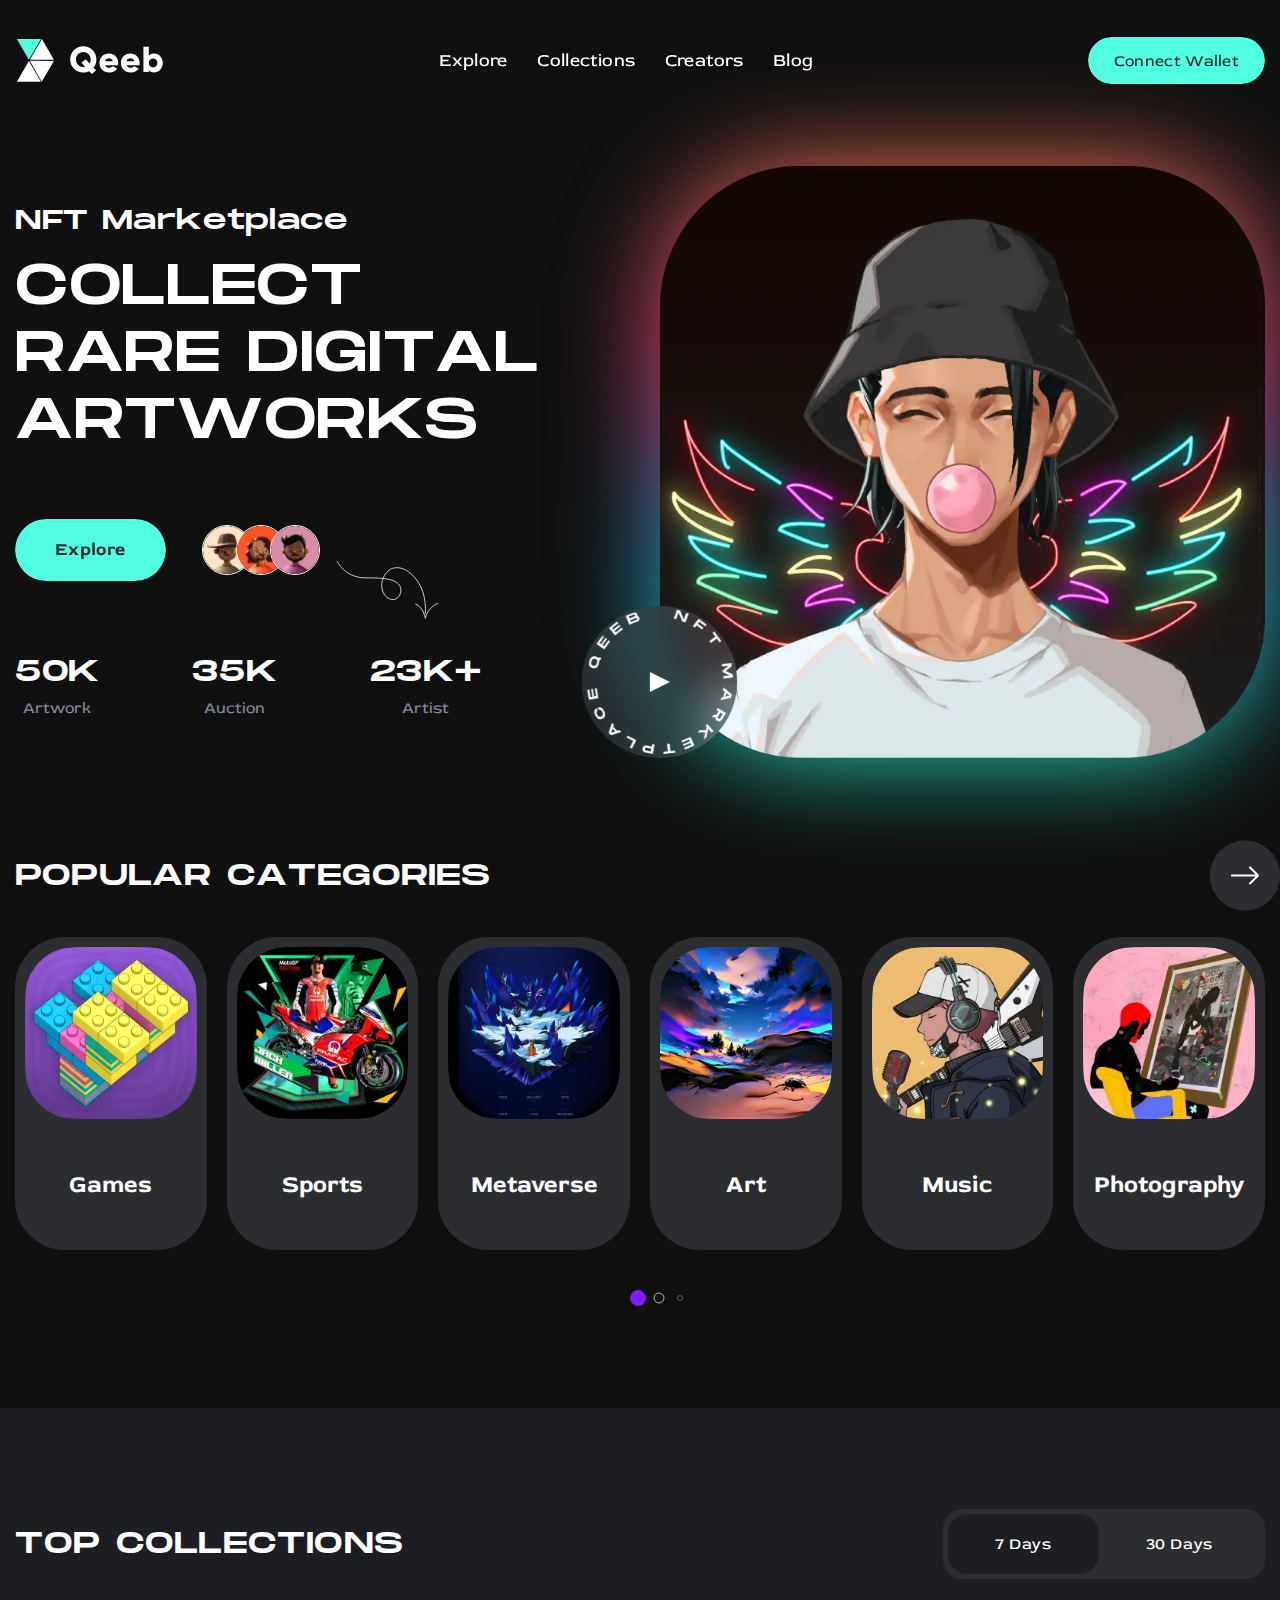
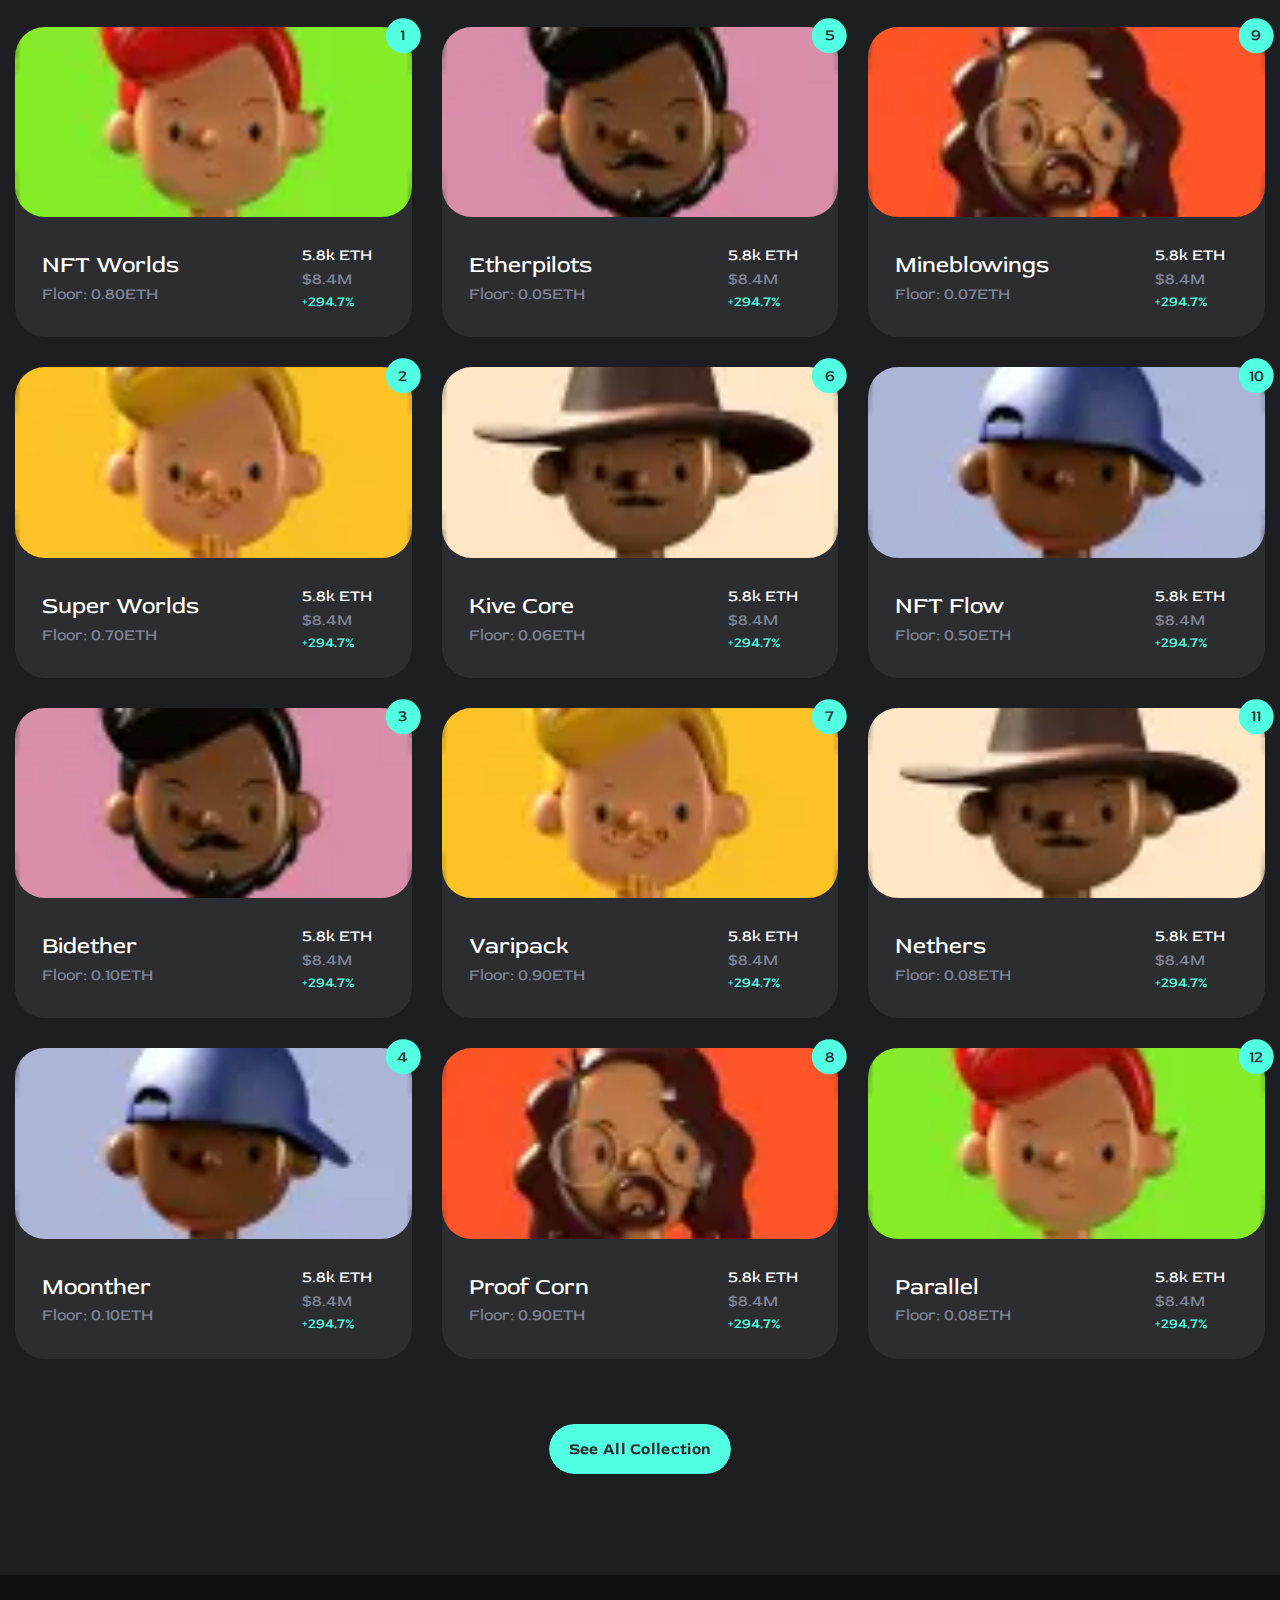
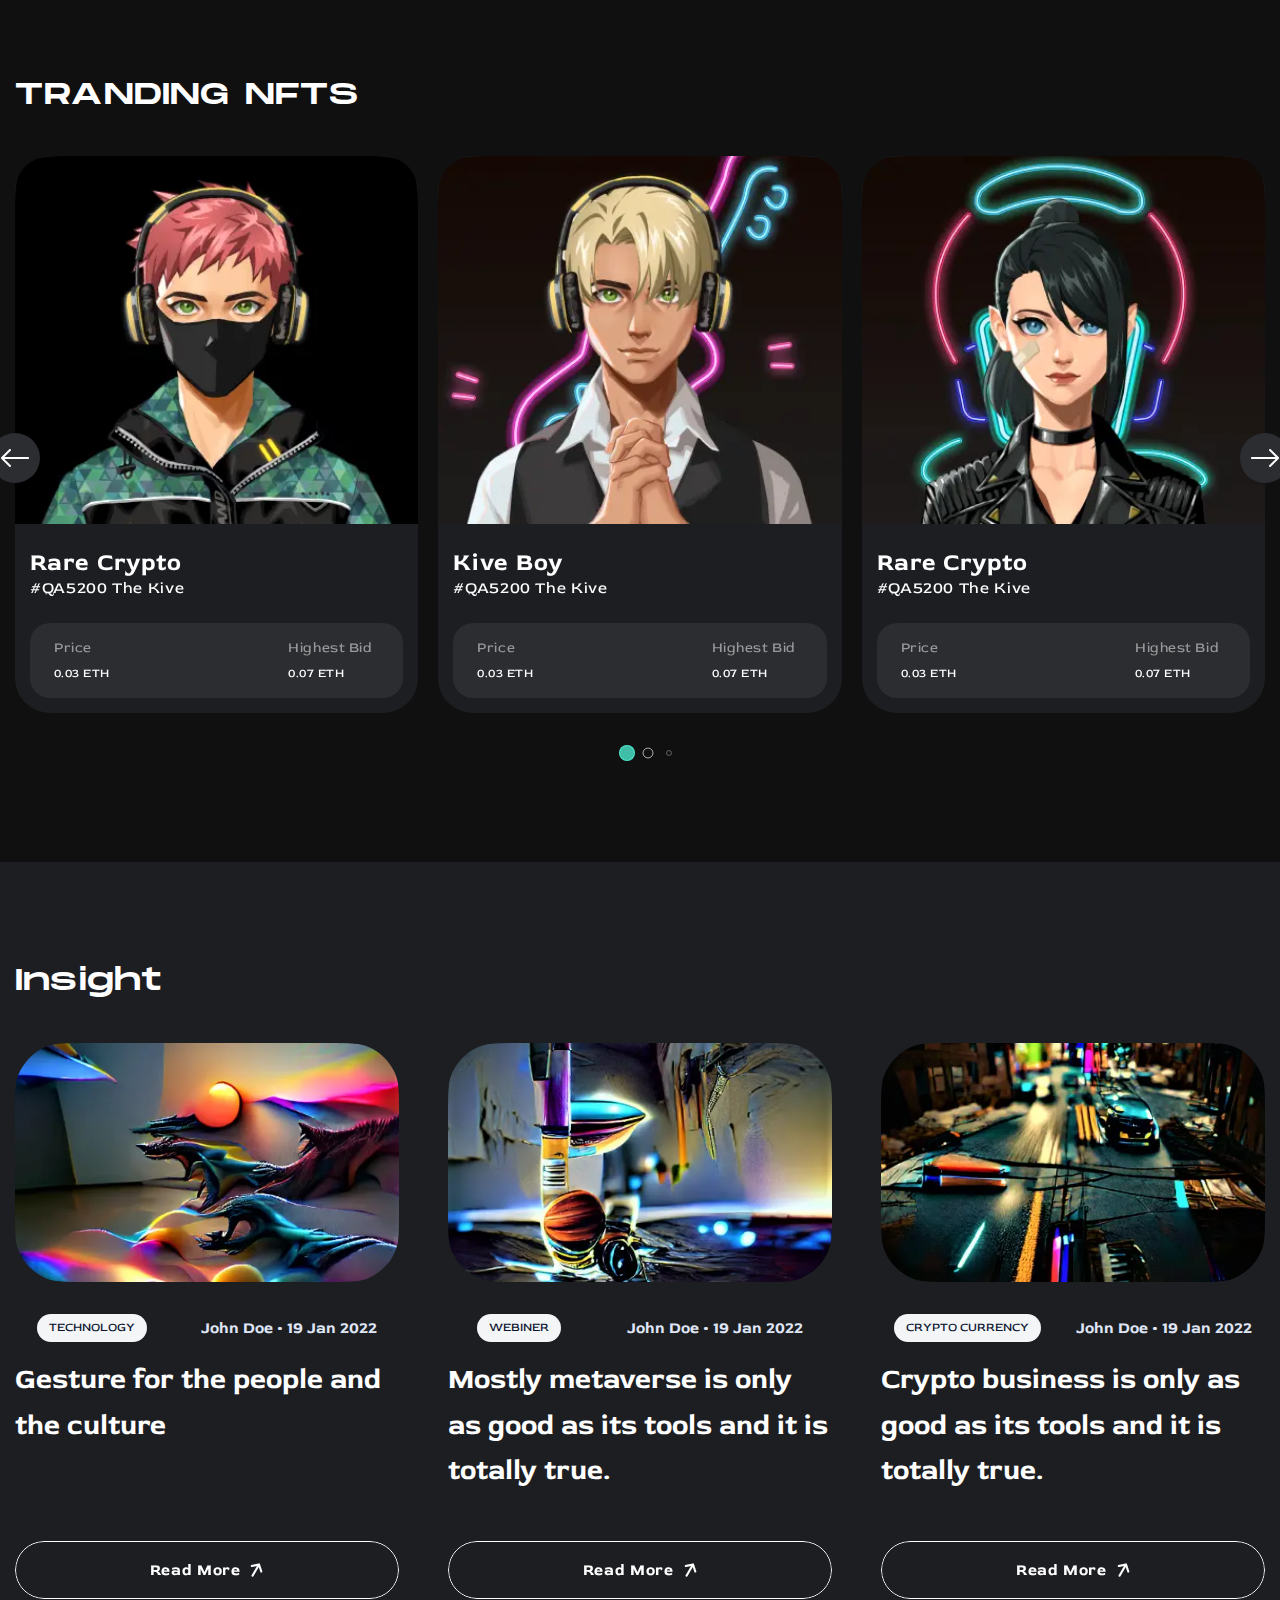
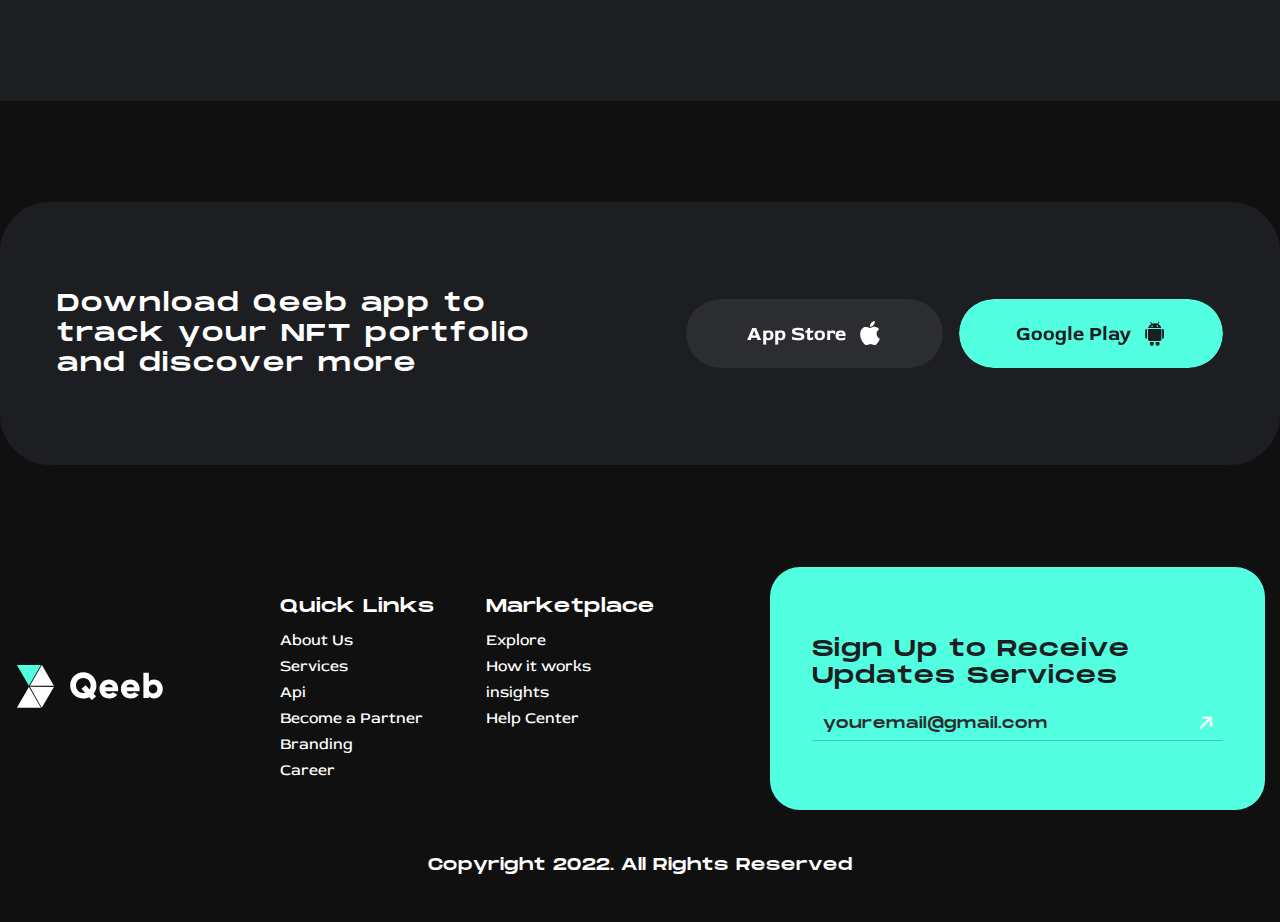
<file: index.html>
<!DOCTYPE html>
<html lang="en">

<head>
	<title>NFT Marketplace</title>
	<meta charset="UTF-8">
	<meta name="format-detection" content="telephone=no">
	<!-- <style>body{opacity: 0;}</style> -->
	<link rel="stylesheet" href="css/style.min.css?_v=20230126203708">
	<link rel="shortcut icon" href="favicon.ico">
	<!-- <meta name="robots" content="noindex, nofollow"> -->
	<meta name="viewport" content="width=device-width, initial-scale=1.0">
</head>

<body>
	<div class="wrapper">
		<header class="header">
			<div class="header__container">
				<a href="#somewhere" class="header__logo"><img src="img/main/logo.svg" alt="logo || header"></a>
				<div class="header__menu menu">
					<nav class="menu__body">
						<ul class="menu__list">
							<li class="menu__item"><a data-goto=".category" data-goto-header data-goto-top="30" href="#somewhere" class="menu__link">Explore</a></li>
							<li class="menu__item"><a data-goto=".collectioners" data-goto-header href="#somewhere" class="menu__link">Collections</a>
							</li>
							<li class="menu__item"><a data-goto=".tranding" data-goto-header href="#somewhere" class="menu__link">Creators</a></li>
							<li class="menu__item"><a data-goto=".blog" data-goto-header href="#somewhere" class="menu__link">Blog</a></li>
						</ul>
					</nav>
				</div>
				<div class="header__action">
					<button type="button" data-ripple="once" class="header__btn">Connect Wallet</button>
					<button type="button" class="menu__icon icon-menu"><span></span></button>
				</div>
			</div>
		</header>
		<main class="page">
			<section class="page__main hero-main">
				<div class="hero-main__container">
					<div class="hero-main__content">
						<div class="hero-main__text">
							<div class="hero-main__label">NFT Marketplace</div>
							<h1 class="hero-main__title">Collect
								rare digital
								artworks</h1>
						</div>
						<div data-da=".hero-main__container, 992, last" class="hero-main__down-content">
							<div class="hero-main__actions">
								<a href="#somewhere" data-ripple="once" data-da=".hero-main__text, 992, last" class="hero-main__btn">Explore</a>
								<div class="hero-main__artist">
									<div class="hero-main__item-artist"><picture><source srcset="img/hero-main/collectioner/01.webp" type="image/webp"><img src="img/hero-main/collectioner/01.png" alt="Collectioner"></picture></div>
									<div class="hero-main__item-artist"><picture><source srcset="img/hero-main/collectioner/02.webp" type="image/webp"><img src="img/hero-main/collectioner/02.png" alt="Collectioner"></picture></div>
									<div class="hero-main__item-artist"><picture><source srcset="img/hero-main/collectioner/03.webp" type="image/webp"><img src="img/hero-main/collectioner/03.png" alt="Collectioner"></picture></div>
								</div>
							</div>
							<div data-watch data-watch-once class="hero-main__achievement achievement">
								<div class="achievement__item"><span data-digits-counter>50</span> Artwork</div>
								<div class="achievement__item"><span data-digits-counter>35</span> Auction</div>
								<div class="achievement__item"><span class="achievement__item--plus" data-digits-counter>23</span> Artist</div>
							</div>
						</div>
					</div>
					<div class="hero-main__img--ibg">
						<picture><source srcset="img/hero-main/bubble-man.webp" type="image/webp"><img src="img/hero-main/bubble-man.png" alt="Main img || Hero Section"></picture>
						<a href="#somewhere" class="hero-main__circle-text"></a>
					</div>
				</div>
			</section>
			<section class="page__main category">
				<div class="category__container">
					<h2 class="category__title">Popular Categories</h2>
					<div class="category__slider swiper">
						<div class="category__wrapper swiper-wrapper">
							<a href="#somewhere" class="category__slide swiper-slide">
								<div class="category__body">
									<div class="category__img"><picture><source srcset="img/category/01.webp" type="image/webp"><img src="img/category/01.png" alt="Category"></picture></div>
									<h2 class="category__item">Games</h2>
								</div>
							</a>
							<a href="#somewhere" class="category__slide swiper-slide">
								<div class="category__body">
									<div class="category__img"><picture><source srcset="img/category/02.webp" type="image/webp"><img src="img/category/02.png" alt="Category"></picture></div>
									<h2 class="category__item">Sports</h2>
								</div>
							</a>
							<a href="#somewhere" class="category__slide swiper-slide">
								<div class="category__body">
									<div class="category__img"><picture><source srcset="img/category/03.webp" type="image/webp"><img src="img/category/03.png" alt="Category"></picture></div>
									<h2 class="category__item">Metaverse</h2>
								</div>
							</a>
							<a href="#somewhere" class="category__slide swiper-slide">
								<div class="category__body">
									<div class="category__img"><picture><source srcset="img/category/04.webp" type="image/webp"><img src="img/category/04.png" alt="Category"></picture></div>
									<h2 class="category__item">Art</h2>
								</div>
							</a>
							<a href="#somewhere" class="category__slide swiper-slide">
								<div class="category__body">
									<div class="category__img"><picture><source srcset="img/category/05.webp" type="image/webp"><img src="img/category/05.png" alt="Category"></picture></div>
									<h2 class="category__item">Music</h2>
								</div>
							</a>
							<a href="#somewhere" class="category__slide swiper-slide">
								<div class="category__body">
									<div class="category__img"><picture><source srcset="img/category/06.webp" type="image/webp"><img src="img/category/06.png" alt="Category"></picture></div>
									<h2 class="category__item">Photography</h2>
								</div>
							</a>
						</div>

					</div>
					<button type="button" class="category__btn-prev swiper-button-prev"></button>
					<button type="button" class="category__btn-next swiper-button-next"></button>
					<div class="category__pagination swiper-pagination"></div>
				</div>
			</section>
			<section class="page__main collectioners">
				<div class="collectioners__container">
					<div class="collectioners__header">
						<h2 class="collectioners__title">Top collections</h2>
						<div class="collectioners__action action-collectioners">
							<button data-filter=".category-a" class="action-collectioners__btn _active">7 Days</button>
							<button data-filter=".category-b" class="action-collectioners__btn">30 Days</button>
						</div>
					</div>
					<div class="collectioners__body">
						<article class="mix category-b collectioners__item item-collectioner">
							<a href="#somewhere" class="item-collectioner__wrapper">
								<div class="item-collectioner__wrap-img">
									<div class="item-collectioner__label">1</div>
									<div class="item-collectioner__img"><picture><source srcset="img/collectioners/01.webp" type="image/webp"><img src="img/collectioners/01.png" alt="Collectioner || Person"></picture>
									</div>
								</div>
								<div class="item-collectioner__body">
									<div class="item-collectioner__descr">
										<h3 class="item-collectioner__name">NFT Worlds</h3>
										<div class="item-collectioner__different">Floor: 0.80ETH</div>
									</div>
									<div class="item-collectioner__statistic statistic-item-collectioner">
										<div class="statistic-item-collectioner__ethereum">5.8k ETH</div>
										<div class="statistic-item-collectioner__money">$8.4M</div>
										<div class="statistic-item-collectioner__profit">+294.7%</div>
									</div>
								</div>
							</a>
						</article>
						<article class="mix category-b collectioners__item item-collectioner">
							<a href="#somewhere" class="item-collectioner__wrapper">
								<div class="item-collectioner__wrap-img">
									<div class="item-collectioner__label">5</div>
									<div class="item-collectioner__img"><picture><source srcset="img/collectioners/03.webp" type="image/webp"><img src="img/collectioners/03.png" alt="Collectioner || Person"></picture>
									</div>
								</div>
								<div class="item-collectioner__body">
									<div class="item-collectioner__descr">
										<h3 class="item-collectioner__name">Etherpilots</h3>
										<div class="item-collectioner__different">Floor: 0.05ETH</div>
									</div>
									<div class="item-collectioner__statistic statistic-item-collectioner">
										<div class="statistic-item-collectioner__ethereum">5.8k ETH</div>
										<div class="statistic-item-collectioner__money">$8.4M</div>
										<div class="statistic-item-collectioner__profit">+294.7%</div>
									</div>
								</div>
							</a>
						</article>
						<article class="mix category-a collectioners__item item-collectioner">
							<a href="#somewhere" class="item-collectioner__wrapper">
								<div class="item-collectioner__wrap-img">
									<div class="item-collectioner__label">9</div>
									<div class="item-collectioner__img"><picture><source srcset="img/collectioners/04.webp" type="image/webp"><img src="img/collectioners/04.png" alt="Collectioner || Person"></picture>
									</div>
								</div>
								<div class="item-collectioner__body">
									<div class="item-collectioner__descr">
										<h3 class="item-collectioner__name">Mineblowings</h3>
										<div class="item-collectioner__different">Floor: 0.07ETH</div>
									</div>
									<div class="item-collectioner__statistic statistic-item-collectioner">
										<div class="statistic-item-collectioner__ethereum">5.8k ETH</div>
										<div class="statistic-item-collectioner__money">$8.4M</div>
										<div class="statistic-item-collectioner__profit">+294.7%</div>
									</div>
								</div>
							</a>
						</article>
						<article class="mix category-a collectioners__item item-collectioner">
							<a href="#somewhere" class="item-collectioner__wrapper">
								<div class="item-collectioner__wrap-img">
									<div class="item-collectioner__label">2</div>
									<div class="item-collectioner__img"><picture><source srcset="img/collectioners/02.webp" type="image/webp"><img src="img/collectioners/02.png" alt="Collectioner || Person"></picture>
									</div>
								</div>
								<div class="item-collectioner__body">
									<div class="item-collectioner__descr">
										<h3 class="item-collectioner__name">Super Worlds</h3>
										<div class="item-collectioner__different">Floor: 0.70ETH</div>
									</div>
									<div class="item-collectioner__statistic statistic-item-collectioner">
										<div class="statistic-item-collectioner__ethereum">5.8k ETH</div>
										<div class="statistic-item-collectioner__money">$8.4M</div>
										<div class="statistic-item-collectioner__profit">+294.7%</div>
									</div>
								</div>
							</a>
						</article>
						<article class="mix category-a collectioners__item item-collectioner">
							<a href="#somewhere" class="item-collectioner__wrapper">
								<div class="item-collectioner__wrap-img">
									<div class="item-collectioner__label">6</div>
									<div class="item-collectioner__img"><picture><source srcset="img/collectioners/06.webp" type="image/webp"><img src="img/collectioners/06.png" alt="Collectioner || Person"></picture>
									</div>
								</div>
								<div class="item-collectioner__body">
									<div class="item-collectioner__descr">
										<h3 class="item-collectioner__name">Kive Core</h3>
										<div class="item-collectioner__different">Floor: 0.06ETH</div>
									</div>
									<div class="item-collectioner__statistic statistic-item-collectioner">
										<div class="statistic-item-collectioner__ethereum">5.8k ETH</div>
										<div class="statistic-item-collectioner__money">$8.4M</div>
										<div class="statistic-item-collectioner__profit">+294.7%</div>
									</div>
								</div>
							</a>
						</article>
						<article class="mix category-a collectioners__item item-collectioner">
							<a href="#somewhere" class="item-collectioner__wrapper">
								<div class="item-collectioner__wrap-img">
									<div class="item-collectioner__label">10</div>
									<div class="item-collectioner__img"><picture><source srcset="img/collectioners/05.webp" type="image/webp"><img src="img/collectioners/05.png" alt="Collectioner || Person"></picture>
									</div>
								</div>
								<div class="item-collectioner__body">
									<div class="item-collectioner__descr">
										<h3 class="item-collectioner__name">NFT Flow</h3>
										<div class="item-collectioner__different">Floor: 0.50ETH</div>
									</div>
									<div class="item-collectioner__statistic statistic-item-collectioner">
										<div class="statistic-item-collectioner__ethereum">5.8k ETH</div>
										<div class="statistic-item-collectioner__money">$8.4M</div>
										<div class="statistic-item-collectioner__profit">+294.7%</div>
									</div>
								</div>
							</a>
						</article>
						<article class="mix category-a collectioners__item item-collectioner">
							<a href="#somewhere" class="item-collectioner__wrapper">
								<div class="item-collectioner__wrap-img">
									<div class="item-collectioner__label">3</div>
									<div class="item-collectioner__img"><picture><source srcset="img/collectioners/03.webp" type="image/webp"><img src="img/collectioners/03.png" alt="Collectioner || Person"></picture>
									</div>
								</div>
								<div class="item-collectioner__body">
									<div class="item-collectioner__descr">
										<h3 class="item-collectioner__name">Bidether</h3>
										<div class="item-collectioner__different">Floor: 0.10ETH</div>
									</div>
									<div class="item-collectioner__statistic statistic-item-collectioner">
										<div class="statistic-item-collectioner__ethereum">5.8k ETH</div>
										<div class="statistic-item-collectioner__money">$8.4M</div>
										<div class="statistic-item-collectioner__profit">+294.7%</div>
									</div>
								</div>
							</a>
						</article>
						<article class="mix category-b collectioners__item item-collectioner">
							<a href="#somewhere" class="item-collectioner__wrapper">
								<div class="item-collectioner__wrap-img">
									<div class="item-collectioner__label">7</div>
									<div class="item-collectioner__img"><picture><source srcset="img/collectioners/02.webp" type="image/webp"><img src="img/collectioners/02.png" alt="Collectioner || Person"></picture>
									</div>
								</div>
								<div class="item-collectioner__body">
									<div class="item-collectioner__descr">
										<h3 class="item-collectioner__name">Varipack</h3>
										<div class="item-collectioner__different">Floor: 0.90ETH</div>
									</div>
									<div class="item-collectioner__statistic statistic-item-collectioner">
										<div class="statistic-item-collectioner__ethereum">5.8k ETH</div>
										<div class="statistic-item-collectioner__money">$8.4M</div>
										<div class="statistic-item-collectioner__profit">+294.7%</div>
									</div>
								</div>
							</a>
						</article>
						<article class="mix category-a collectioners__item item-collectioner">
							<a href="#somewhere" class="item-collectioner__wrapper">
								<div class="item-collectioner__wrap-img">
									<div class="item-collectioner__label">11</div>
									<div class="item-collectioner__img"><picture><source srcset="img/collectioners/06.webp" type="image/webp"><img src="img/collectioners/06.png" alt="Collectioner || Person"></picture>
									</div>
								</div>
								<div class="item-collectioner__body">
									<div class="item-collectioner__descr">
										<h3 class="item-collectioner__name">Nethers</h3>
										<div class="item-collectioner__different">Floor: 0.08ETH</div>
									</div>
									<div class="item-collectioner__statistic statistic-item-collectioner">
										<div class="statistic-item-collectioner__ethereum">5.8k ETH</div>
										<div class="statistic-item-collectioner__money">$8.4M</div>
										<div class="statistic-item-collectioner__profit">+294.7%</div>
									</div>
								</div>
							</a>
						</article>
						<article class="mix category-b collectioners__item item-collectioner">
							<a href="#somewhere" class="item-collectioner__wrapper">
								<div class="item-collectioner__wrap-img">
									<div class="item-collectioner__label">4</div>
									<div class="item-collectioner__img"><picture><source srcset="img/collectioners/05.webp" type="image/webp"><img src="img/collectioners/05.png" alt="Collectioner || Person"></picture>
									</div>
								</div>
								<div class="item-collectioner__body">
									<div class="item-collectioner__descr">
										<h3 class="item-collectioner__name">Moonther</h3>
										<div class="item-collectioner__different">Floor: 0.10ETH</div>
									</div>
									<div class="item-collectioner__statistic statistic-item-collectioner">
										<div class="statistic-item-collectioner__ethereum">5.8k ETH</div>
										<div class="statistic-item-collectioner__money">$8.4M</div>
										<div class="statistic-item-collectioner__profit">+294.7%</div>
									</div>
								</div>
							</a>
						</article>
						<article class="mix category-a collectioners__item item-collectioner">
							<a href="#somewhere" class="item-collectioner__wrapper">
								<div class="item-collectioner__wrap-img">
									<div class="item-collectioner__label">8</div>
									<div class="item-collectioner__img"><picture><source srcset="img/collectioners/04.webp" type="image/webp"><img src="img/collectioners/04.png" alt="Collectioner || Person"></picture>
									</div>
								</div>
								<div class="item-collectioner__body">
									<div class="item-collectioner__descr">
										<h3 class="item-collectioner__name">Proof Corn</h3>
										<div class="item-collectioner__different">Floor: 0.90ETH</div>
									</div>
									<div class="item-collectioner__statistic statistic-item-collectioner">
										<div class="statistic-item-collectioner__ethereum">5.8k ETH</div>
										<div class="statistic-item-collectioner__money">$8.4M</div>
										<div class="statistic-item-collectioner__profit">+294.7%</div>
									</div>
								</div>
							</a>
						</article>
						<article class="mix category-b collectioners__item item-collectioner">
							<a href="#somewhere" class="item-collectioner__wrapper">
								<div class="item-collectioner__wrap-img">
									<div class="item-collectioner__label">12</div>
									<div class="item-collectioner__img"><picture><source srcset="img/collectioners/01.webp" type="image/webp"><img src="img/collectioners/01.png" alt="Collectioner || Person"></picture>
									</div>
								</div>
								<div class="item-collectioner__body">
									<div class="item-collectioner__descr">
										<h3 class="item-collectioner__name">Parallel</h3>
										<div class="item-collectioner__different">Floor: 0.08ETH</div>
									</div>
									<div class="item-collectioner__statistic statistic-item-collectioner">
										<div class="statistic-item-collectioner__ethereum">5.8k ETH</div>
										<div class="statistic-item-collectioner__money">$8.4M</div>
										<div class="statistic-item-collectioner__profit">+294.7%</div>
									</div>
								</div>
							</a>
						</article>
					</div>
					<div class="collectioners__btn">
						<button data-ripple="once" type="button" data-filter="all" class="collectioners__item-btn">See All
							Collection</button>
					</div>
				</div>
			</section>
			<section class="page__main tranding">
				<div class="tranding__container">
					<h2 class="tranding__title">Tranding nfts</h2>
					<div class="tranding__swiper-tranding">
						<div class="tranding__slider swiper">
							<div class="tranding__wrapper swiper-wrapper">
								<a href="#somewhere" class="tranding__slide swiper-slide">
									<div class="tranding__item item-tranding">
										<div class="item-tranding__img"><picture><source srcset="img/tranding/01.webp" type="image/webp"><img src="img/tranding/01.png" alt="Trader"></picture></div>
										<div class="item-tranding__body">
											<div class="item-tranding__personal-info">
												<h3 class="item-tranding__name">Rare Crypto</h3>
												<div class="item-tranding__code">#QA5200 The Kive</div>
											</div>
											<div class="item-tranding__statistics">
												<div class="item-tranding__price">Price</div>
												<div class="item-tranding__state">Highest Bid</div>
												<div class="item-tranding__etherium">0.03 ETH</div>
												<div class="item-tranding__etherium">0.07 ETH</div>
											</div>
										</div>
									</div>
								</a>
								<a href="#somewhere" class="tranding__slide swiper-slide">
									<div class="tranding__item item-tranding">
										<div class="item-tranding__img"><picture><source srcset="img/tranding/02.webp" type="image/webp"><img src="img/tranding/02.png" alt="Trader"></picture></div>
										<div class="item-tranding__body">
											<div class="item-tranding__personal-info">
												<h3 class="item-tranding__name">Kive Boy</h3>
												<div class="item-tranding__code">#QA5200 The Kive</div>
											</div>
											<div class="item-tranding__statistics">
												<div class="item-tranding__price">Price</div>
												<div class="item-tranding__state">Highest Bid</div>
												<div class="item-tranding__etherium">0.03 ETH</div>
												<div class="item-tranding__etherium">0.07 ETH</div>
											</div>
										</div>
									</div>
								</a>
								<a href="#somewhere" class="tranding__slide swiper-slide">
									<div class="tranding__item item-tranding">
										<div class="item-tranding__img"><picture><source srcset="img/tranding/03.webp" type="image/webp"><img src="img/tranding/03.png" alt="Trader"></picture></div>
										<div class="item-tranding__body">
											<div class="item-tranding__personal-info">
												<h3 class="item-tranding__name">Rare Crypto</h3>
												<div class="item-tranding__code">#QA5200 The Kive</div>
											</div>
											<div class="item-tranding__statistics">
												<div class="item-tranding__price">Price</div>
												<div class="item-tranding__state">Highest Bid</div>
												<div class="item-tranding__etherium">0.03 ETH</div>
												<div class="item-tranding__etherium">0.07 ETH</div>
											</div>
										</div>
									</div>
								</a>
								<a href="#somewhere" class="tranding__slide swiper-slide">
									<div class="tranding__item item-tranding">
										<div class="item-tranding__img"><picture><source srcset="img/tranding/04.webp" type="image/webp"><img src="img/tranding/04.png" alt="Trader"></picture></div>
										<div class="item-tranding__body">
											<div class="item-tranding__personal-info">
												<h3 class="item-tranding__name">Rare Crypto</h3>
												<div class="item-tranding__code">#QA5200 The Kive</div>
											</div>
											<div class="item-tranding__statistics">
												<div class="item-tranding__price">Price</div>
												<div class="item-tranding__state">Highest Bid</div>
												<div class="item-tranding__etherium">0.03 ETH</div>
												<div class="item-tranding__etherium">0.07 ETH</div>
											</div>
										</div>
									</div>
								</a>
							</div>
						</div>
						<button type="button" class="tranding__btn-prev swiper-button-prev"></button>
						<button type="button" class="tranding__btn-next swiper-button-next"></button>
						<div class="tranding__pagination swiper-pagination"></div>
					</div>
				</div>
			</section>
			<section class="page__main blog">
				<div class="blog__container">
					<h2 class="blog__title">Insight</h2>
					<div class="blog__body">
						<article class="blog__item item-blog">
							<a href="#somewhere" class="item-blog__img"><picture><source srcset="img/blog/01.webp" type="image/webp"><img src="img/blog/01.png" alt="Blog-Item || Image"></picture></a>
							<div class="item-blog__specification">
								<a href="#somewhere" class="item-blog__category">TECHNOLOGY</a>
								<div class="item-blog__date">John Doe • 19 Jan 2022</div>
							</div>
							<h2 class="item-blog__title">Gesture for the people and the culture</h2>
							<a data-ripple="once" href="#somewhere" class="item-blog__btn _icon-arrow">Read More</a>
						</article>
						<article class="blog__item item-blog">
							<a href="#somewhere" class="item-blog__img"><picture><source srcset="img/blog/02.webp" type="image/webp"><img src="img/blog/02.png" alt="Blog-Item || Image"></picture></a>
							<div class="item-blog__specification">
								<a href="#somewhere" class="item-blog__category">Webiner</a>
								<div class="item-blog__date">John Doe • 19 Jan 2022</div>
							</div>
							<h2 class="item-blog__title">Mostly metaverse is only as good as its tools and it
								is totally
								true.</h2>
							<a data-ripple="once" href="#somewhere" class="item-blog__btn _icon-arrow">Read More</a>
						</article>
						<article class="blog__item item-blog">
							<a href="#somewhere" class="item-blog__img">
								<picture><source srcset="img/blog/03.webp" type="image/webp"><img src="img/blog/03.png" alt="Blog-Item || Image"></picture>
							</a>
							<div class="item-blog__specification">
								<a href="#somewhere" class="item-blog__category">Crypto Currency</a>
								<div class="item-blog__date">John Doe • 19 Jan 2022</div>
							</div>
							<h2 class="item-blog__title">Crypto business is only as good as its tools and it
								is totally
								true.</h2>
							<a data-ripple="once" href="#somewhere" class="item-blog__btn _icon-arrow">Read More</a>
						</article>
					</div>
				</div>
			</section>
			<div class="page__main download">
				<div class="download__container">
					<p class="download__text">Download Qeeb app to track your NFT portfolio and discover more</p>
					<div class="download__action action-download">
						<button data-ripple="once" type="button" class="action-download__btn action-download__btn--apple _icon-apple">App
							Store</button>
						<button data-ripple="once" type="button" class="action-download__btn action-download__btn--google _icon-android">Google
							Play</button>
					</div>
				</div>
			</div>
		</main>
		<footer data-spollers="768, max" class="footer">
			<div class="footer__container">
				<div class="footer__column"><a href="#somewhere" class="footer__logo"><img src="img/main/logo.svg" alt="Footer Logo"></a></div>
				<div class="footer__column footer__column--flex">
					<div>
						<h2 data-spoller class="footer__title">Quick Links</h2>
						<ul class="footer__list">
							<li class="footer__item-list"><a class="footer__link" href="#somewhere">About Us</a></li>
							<li class="footer__item-list"><a class="footer__link" href="#somewhere">Services</a></li>
							<li class="footer__item-list"><a class="footer__link" href="#somewhere">Api</a></li>
							<li class="footer__item-list"><a class="footer__link" href="#somewhere">Become a Partner</a></li>
							<li class="footer__item-list"><a class="footer__link" href="#somewhere">Branding</a></li>
							<li class="footer__item-list"><a class="footer__link" href="#somewhere">Career</a></li>
						</ul>
					</div>
					<div>
						<h2 data-spoller class="footer__title">Marketplace</h2>
						<ul class="footer__list">
							<li class="footer__item-list"><a class="footer__link" href="#somewhere">Explore</a></li>
							<li class="footer__item-list"><a class="footer__link" href="#somewhere">How it works</a></li>
							<li class="footer__item-list"><a class="footer__link" href="#somewhere">insights</a></li>
							<li class="footer__item-list"><a class="footer__link" href="#somewhere">Help Center</a></li>
						</ul>
					</div>
				</div>

				<div class="footer__column">
					<div class="footer__email-wrap">
						<form class="footer__email" action="#" method="GET">
							<label class="footer__label" for="e-1">Sign Up to Receive Updates Services</label>
							<div class="footer__form-item">
								<input required id="e-1" type="email" name="email" placeholder="youremail@gmail.com" class="footer__input">
								<button type="submit" class="footer__btn _icon-arrow"></button>
							</div>
						</form>
					</div>
				</div>
			</div>
			<div class="footer__copyright">Copyright 2022. All Rights Reserved</div>
		</footer>
	</div>
	<script src="js/app.min.js?_v=20230126203708"></script>
</body>

</html>
</file>
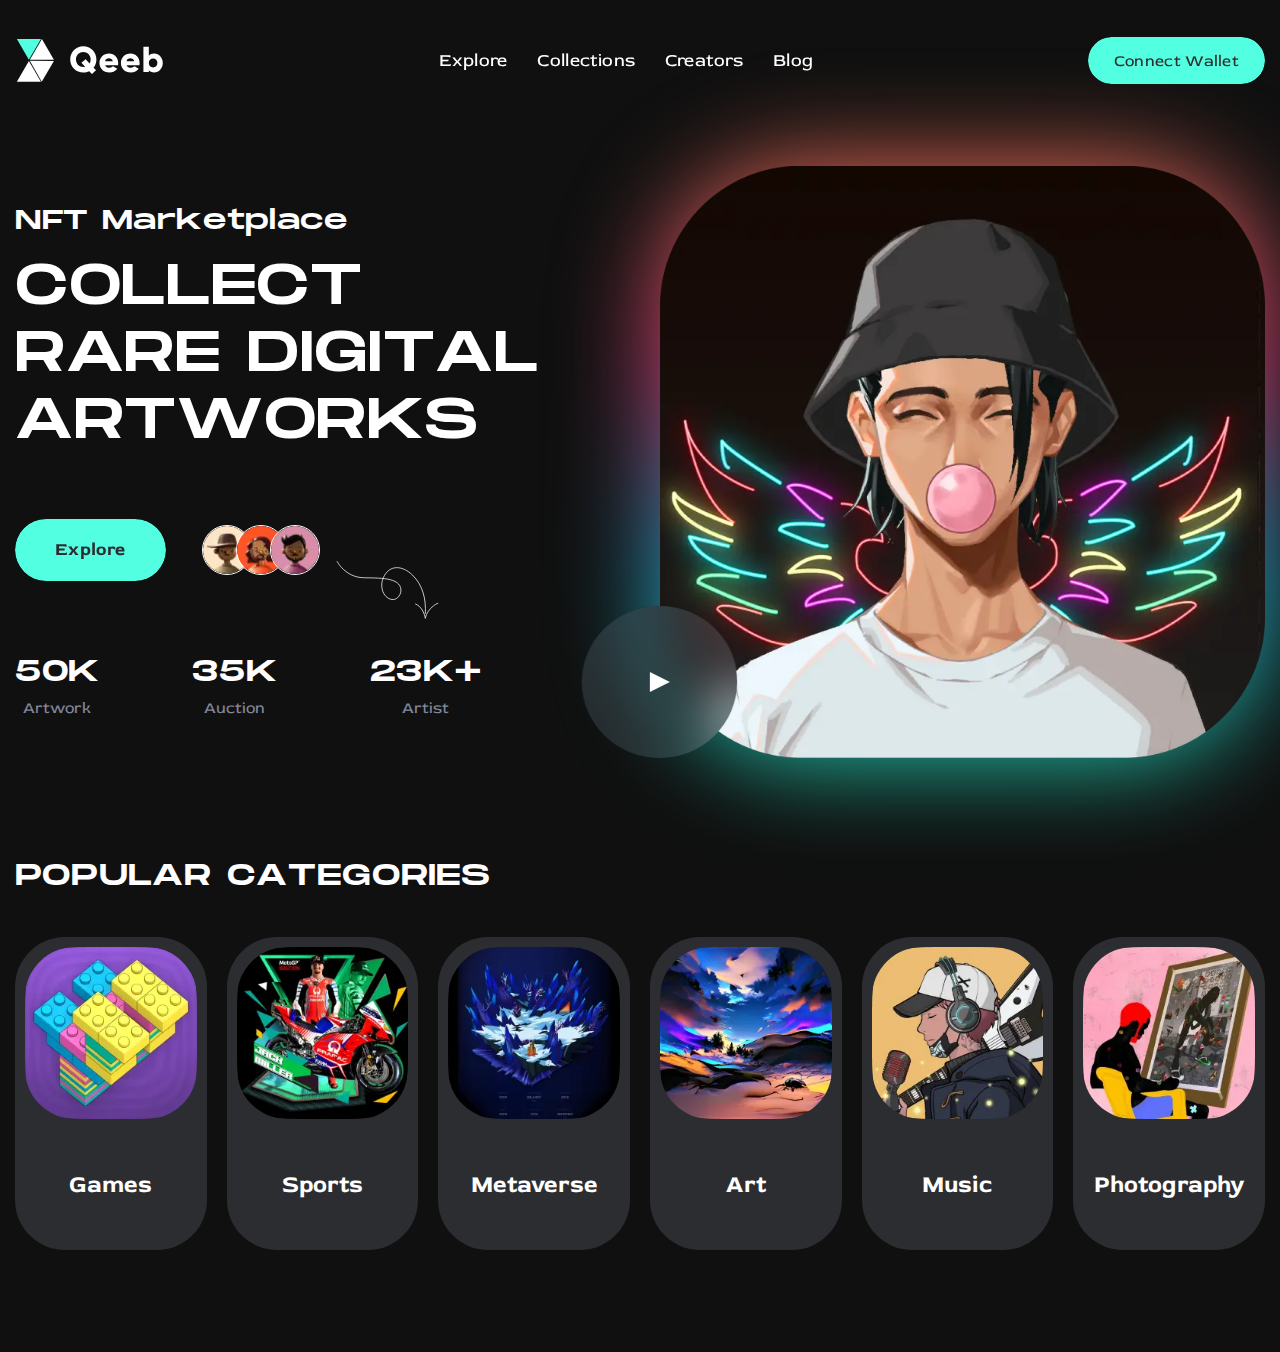
<file: home.html>
<!DOCTYPE html>
<html lang="en">

<head>
	<title>HomePage</title>
	<meta charset="UTF-8">
	<meta name="format-detection" content="telephone=no">
	<!-- <style>body{opacity: 0;}</style> -->
	<link rel="stylesheet" href="css/style.min.css?_v=20230119235031">
	<link rel="shortcut icon" href="favicon.ico">
	<!-- <meta name="robots" content="noindex, nofollow"> -->
	<meta name="viewport" content="width=device-width, initial-scale=1.0">
</head>

<body>
	<div class="wrapper">
		<header class="header">
			<div class="header__container">
				<a href="#somewhere" class="header__logo"><img src="img/main/logo.svg" alt="logo || header"></a>
				<div class="header__menu menu">
					<nav class="menu__body">
						<ul class="menu__list">
							<li class="menu__item"><a href="#somewhere" class="menu__link">Explore</a></li>
							<li class="menu__item"><a href="#somewhere" class="menu__link">Collections</a></li>
							<li class="menu__item"><a href="#somewhere" class="menu__link">Creators</a></li>
							<li class="menu__item"><a href="#somewhere" class="menu__link">Blog</a></li>
						</ul>
					</nav>
				</div>
				<div class="header__action">
					<button type="button" data-ripple="once" class="header__btn">Connect Wallet</button>
					<button type="button" class="menu__icon icon-menu"><span></span></button>
				</div>
			</div>
		</header>
		<main class="page">
			<section class="page__main hero-main">
				<div class="hero-main__container">
					<div class="hero-main__content">
						<div class="hero-main__text">
							<div class="hero-main__label">NFT Marketplace</div>
							<h1 class="hero-main__title">Collect
								rare digital
								artworks</h1>
						</div>
						<div data-da=".hero-main__container, 992, last" class="hero-main__down-content">
							<div class="hero-main__actions">
								<a href="#somewhere" data-da=".hero-main__text, 992, last" class="hero-main__btn">Explore</a>
								<div class="hero-main__artist">
									<div class="hero-main__item-artist"><picture><source srcset="img/hero-main/collectioner/01.webp" type="image/webp"><img src="img/hero-main/collectioner/01.png" alt="Collectioner"></picture></div>
									<div class="hero-main__item-artist"><picture><source srcset="img/hero-main/collectioner/02.webp" type="image/webp"><img src="img/hero-main/collectioner/02.png" alt="Collectioner"></picture></div>
									<div class="hero-main__item-artist"><picture><source srcset="img/hero-main/collectioner/03.webp" type="image/webp"><img src="img/hero-main/collectioner/03.png" alt="Collectioner"></picture></div>
								</div>
							</div>
							<div data-watch data-watch-once class="hero-main__achievement achievement">
								<div class="achievement__item"><span data-digits-counter>50</span> Artwork</div>
								<div class="achievement__item"><span data-digits-counter>35</span> Auction</div>
								<div class="achievement__item"><span class="achievement__item--plus" data-digits-counter>23</span> Artist</div>
							</div>
						</div>
					</div>
					<div class="hero-main__img--ibg">
						<picture><source srcset="img/hero-main/bubble-man.webp" type="image/webp"><img src="img/hero-main/bubble-man.png" alt="Main img || Hero Section"></picture>
						<a href="#somewhere" class="hero-main__circle-text"></a>
					</div>
				</div>
			</section>
			<section class="page__main category">
				<div class="category__container">
					<h2 class="category__title">Popular Categories</h2>
					<div class="category__slider swiper">
						<div class="category__wrapper swiper-wrapper">
							<div class="category__slide swiper-slide">
								<div class="category__body">
									<div class="category__img"><picture><source srcset="img/category/01.webp" type="image/webp"><img src="img/category/01.png" alt="Category"></picture></div>
									<h2 class="category__item">Games</h2>
								</div>
							</div>
							<div class="category__slide swiper-slide">
								<div class="category__body">
									<div class="category__img"><picture><source srcset="img/category/02.webp" type="image/webp"><img src="img/category/02.png" alt="Category"></picture></div>
									<h2 class="category__item">Sports</h2>
								</div>
							</div>
							<div class="category__slide swiper-slide">
								<div class="category__body">
									<div class="category__img"><picture><source srcset="img/category/03.webp" type="image/webp"><img src="img/category/03.png" alt="Category"></picture></div>
									<h2 class="category__item">Metaverse</h2>
								</div>
							</div>
							<div class="category__slide swiper-slide">
								<div class="category__body">
									<div class="category__img"><picture><source srcset="img/category/04.webp" type="image/webp"><img src="img/category/04.png" alt="Category"></picture></div>
									<h2 class="category__item">Art</h2>
								</div>
							</div>
							<div class="category__slide swiper-slide">
								<div class="category__body">
									<div class="category__img"><picture><source srcset="img/category/05.webp" type="image/webp"><img src="img/category/05.png" alt="Category"></picture></div>
									<h2 class="category__item">Music</h2>
								</div>
							</div>
							<div class="category__slide swiper-slide">
								<div class="category__body">
									<div class="category__img"><picture><source srcset="img/category/06.webp" type="image/webp"><img src="img/category/06.png" alt="Category"></picture></div>
									<h2 class="category__item">Photography</h2>
								</div>
							</div>

						</div>
					</div>
				</div>
			</section>
		</main>
		<footer class="footer">
			<div class="footer__container">
			</div>
		</footer>
	</div>
	<script src="js/app.min.js?_v=20230119235031"></script>
</body>

</html>
</file>
<file: css/style.min.css>
@charset "UTF-8";@import url(https://fonts.googleapis.com/css?family=Red+Rose:regular,700&display=swap);@font-face{font-family:MonumentExtended;font-display:swap;src:url(../fonts/MonumentExtended-Regular.woff2) format("woff2"),url(../fonts/MonumentExtended-Regular.woff) format("woff");font-weight:400;font-style:normal}@font-face{font-family:icons;font-display:swap;src:url(../fonts/icons.woff2) format("woff2"),url(../fonts/icons.woff) format("woff");font-weight:400;font-style:normal}[class*=_icon-]:before{font-family:icons;font-style:normal;font-weight:400;font-variant:normal;text-transform:none;line-height:1;-webkit-font-smoothing:antialiased;-moz-osx-font-smoothing:grayscale}[class*=_icon-]:before{display:block}._icon-android:before{content:"\e907"}._icon-tiktok:before{content:"\e901"}._icon-facebook:before{content:"\e902"}._icon-youtube:before{content:"\e903"}._icon-linked-in:before{content:"\e904"}._icon-instagram:before{content:"\e905"}._icon-apple:before{content:"\e900"}._icon-arrow:before{content:"\e906"}*{padding:0;margin:0;border:0}*,:after,:before{-webkit-box-sizing:border-box;box-sizing:border-box}body,html{height:100%;min-width:320px}body{color:#fff;line-height:1;font-family:MonumentExtended;font-size:1rem;-ms-text-size-adjust:100%;-moz-text-size-adjust:100%;-webkit-text-size-adjust:100%;-webkit-font-smoothing:antialiased;-moz-osx-font-smoothing:grayscale}button,input,textarea{font-size:inherit;font-family:inherit}button{cursor:pointer;color:inherit;background-color:transparent}a{color:inherit;text-decoration:none}ul li{list-style:none}img{vertical-align:top}h1,h2,h3,h4,h5,h6{font-weight:inherit;font-size:inherit}svg{height:1em;width:1em}svg path{stroke:inherit;fill:inherit}body{background:#101010}.lock body{overflow:hidden;-ms-touch-action:none;touch-action:none;-ms-scroll-chaining:none;overscroll-behavior:none}.wrapper{min-height:100%;display:-webkit-box;display:-ms-flexbox;display:flex;-webkit-box-orient:vertical;-webkit-box-direction:normal;-ms-flex-direction:column;flex-direction:column;overflow:hidden}@supports (overflow:clip){.wrapper{overflow:clip}}.wrapper>main{-webkit-box-flex:1;-ms-flex:1 1 auto;flex:1 1 auto}.wrapper>*{min-width:0}[class*=__container]{max-width:101.875rem;margin:0 auto;padding:0 .9375rem}[class*=-ibg]{position:relative}[class*=-ibg] img{position:absolute;width:100%;height:100%;top:0;left:0;-o-object-fit:cover;object-fit:cover}[class*=-ibg_contain] img{-o-object-fit:contain;object-fit:contain}.header{position:fixed;top:0;left:0;width:100%;z-index:50;-webkit-transition:padding .3s ease 0s;-o-transition:padding .3s ease 0s;transition:padding .3s ease 0s}.header._header-scroll{background:-webkit-gradient(linear,left top,left bottom,from(rgba(238,118,82,.447)),color-stop(rgba(231,60,126,.5450980392)),color-stop(rgba(35,165,213,.5254901961)),to(rgba(35,213,171,.5333333333)));background:-o-linear-gradient(top,rgba(238,118,82,.447),rgba(231,60,126,.5450980392),rgba(35,165,213,.5254901961),rgba(35,213,171,.5333333333));background:linear-gradient(180deg,rgba(238,118,82,.447),rgba(231,60,126,.5450980392),rgba(35,165,213,.5254901961),rgba(35,213,171,.5333333333))}.header__container{font-family:"Red Rose",sans-serif;display:-webkit-box;display:-ms-flexbox;display:flex;-webkit-box-pack:justify;-ms-flex-pack:justify;justify-content:space-between;-webkit-box-align:center;-ms-flex-align:center;align-items:center;gap:.625rem}.header__logo{position:relative;z-index:2;-webkit-box-flex:0;-ms-flex:0 0 2.5rem;flex:0 0 2.5rem;overflow:hidden}.header__action{-webkit-box-flex:0;-ms-flex:0 0 auto;flex:0 0 auto;display:-webkit-box;display:-ms-flexbox;display:flex;-webkit-box-align:center;-ms-flex-align:center;align-items:center;gap:.9375rem}.header__btn{max-width:11.25rem;position:relative;overflow:hidden;white-space:nowrap;font-family:"Red Rose";padding:.9375rem 1.75rem;background:#52ffe0;-webkit-transition:background .3s ease 0s;-o-transition:background .3s ease 0s;transition:background .3s ease 0s;border-radius:3.125rem;color:#2c2d31;line-height:1.25;letter-spacing:.02em;-webkit-transform:translateZ(0);-webkit-mask-image:-webkit-radial-gradient(circle,#fff 100%,#000 100%);-webkit-tap-highlight-color:transparent}.ripple{position:absolute;border-radius:50%;background-color:rgba(255,255,255,.6588235294);border:.0625rem solid #03f7ff;-webkit-animation:btn-circle 3s ease forwards;animation:btn-circle 3s ease forwards}@-webkit-keyframes btn-circle{0%{-webkit-transform:scale(0);transform:scale(0)}100%{-webkit-transform:scale(20);transform:scale(20);opacity:0}}@keyframes btn-circle{0%{-webkit-transform:scale(0);transform:scale(0)}100%{-webkit-transform:scale(20);transform:scale(20);opacity:0}}.menu__list{display:-webkit-box;display:-ms-flexbox;display:flex;-webkit-column-gap:2.5rem;-moz-column-gap:2.5rem;column-gap:2.5rem;row-gap:.625rem;font-size:1.125rem;line-height:1.2222222222;letter-spacing:.02em;color:#fff}.menu__item{-webkit-transition:color .3s ease 0s;-o-transition:color .3s ease 0s;transition:color .3s ease 0s}.icon-menu{display:none}.footer__container{display:-ms-grid;display:grid;-ms-grid-columns:9.375rem 1fr 30.9375rem;grid-template-columns:9.375rem 1fr 30.9375rem;grid-template-areas:auto;-webkit-box-align:center;-ms-flex-align:center;align-items:center}.footer__logo{display:inline-block;position:relative;width:9.3125rem;height:3.5625rem}.footer__logo img{position:absolute;top:0;left:0;-o-object-fit:cover;object-fit:cover;width:100%;height:100%}.footer__column--flex{display:-webkit-box;display:-ms-flexbox;display:flex;-webkit-box-pack:center;-ms-flex-pack:center;justify-content:center}.footer__title{font-size:1.125rem;line-height:1}.footer__list{font-family:"Red Rose",sans-serif;padding-top:1rem}.footer__item-list:not(:last-child){margin-bottom:.625rem}.footer__link{-webkit-transition:color .3s ease 0s;-o-transition:color .3s ease 0s;transition:color .3s ease 0s}.footer__form-item{position:relative}.footer__label{display:inline-block;font-size:1.5rem;line-height:1.2083333333;letter-spacing:.04em;color:#1d1e22}.footer__label:not(:last-child){margin-bottom:1rem}.footer__input{background:0 0;border:.0625rem solid transparent;border-bottom:.0625rem solid #3fc9b0;height:2.1875rem;padding:0 2.1875rem 0 .625rem;font-size:.875rem;width:100%;-webkit-transition:border .3s ease 0s;-o-transition:border .3s ease 0s;transition:border .3s ease 0s}.footer__input:focus{outline:0;border:.0625rem solid #3fc9b0}.footer__input::-webkit-input-placeholder{color:#2c2d31}.footer__input::-moz-placeholder{color:#2c2d31}.footer__input:-ms-input-placeholder{color:#2c2d31}.footer__input::-ms-input-placeholder{color:#2c2d31}.footer__input::placeholder{color:#2c2d31}.footer__btn{position:absolute;top:0;right:0;z-index:2;width:2.1875rem;height:100%}.footer__btn::before{-webkit-transform:rotate(45deg);-ms-transform:rotate(45deg);transform:rotate(45deg);-webkit-transition:-webkit-transform .3s ease 0s;transition:-webkit-transform .3s ease 0s;-o-transition:transform .3s ease 0s;transition:transform .3s ease 0s;transition:transform .3s ease 0s,-webkit-transform .3s ease 0s}.footer__btn:hover::before{-webkit-transform:rotate(90deg);-ms-transform:rotate(90deg);transform:rotate(90deg)}.footer__email-wrap{background:#52ffe0;border-radius:1.875rem}.footer__copyright{text-align:center;padding:3rem 0}.hero-main{padding-top:10.375rem;padding-bottom:6.25rem}.hero-main__container{display:-ms-grid;display:grid;-ms-grid-columns:44% 48.4375%;grid-template-columns:44% 48.4375%;-webkit-box-pack:justify;-ms-flex-pack:justify;justify-content:space-between;-webkit-box-align:center;-ms-flex-align:center;align-items:center;gap:2.5rem}.hero-main__text{letter-spacing:.04em}.hero-main__text:not(:last-child){margin-bottom:4rem}.hero-main__label{font-size:2.25rem;line-height:1.1944444444}.hero-main__label:not(:last-child){margin-bottom:1rem}.hero-main__title{font-weight:400;line-height:1.1944444444;text-transform:uppercase}.hero-main__title:not(:last-child){margin-bottom:2rem}.hero-main__down-content{display:-ms-grid;display:grid;gap:5rem}.hero-main__actions{display:-webkit-box;display:-ms-flexbox;display:flex;-webkit-box-align:center;-ms-flex-align:center;align-items:center;gap:3.375rem}.hero-main__btn{position:relative;overflow:hidden;font-family:"Red Rose";display:inline-block;font-weight:700;font-size:1.125rem;line-height:1.2222222222;text-align:center;letter-spacing:.02em;color:#2c2d31;background:#52ffe0;padding:1.25rem 2.5rem;border-radius:3.125rem;-webkit-transition:background .3s ease 0s;-o-transition:background .3s ease 0s;transition:background .3s ease 0s;-webkit-transform:translateZ(0);-webkit-mask-image:-webkit-radial-gradient(circle,#fff 100%,#000 100%);-webkit-tap-highlight-color:transparent}.hero-main__artist{display:-webkit-box;display:-ms-flexbox;display:flex;position:relative}.hero-main__artist::after{content:"";position:absolute;top:1.25rem;left:calc(100% + 1rem);background:url(../img/main/arrow-ribbon.svg) 0 0/cover no-repeat}.hero-main__item-artist{-webkit-box-flex:0;-ms-flex:0 0 3.125rem;flex:0 0 3.125rem;width:3.125rem;height:3.125rem}.hero-main__item-artist img{border-radius:50%;border:.0625rem solid #fff;width:100%;height:100%;-o-object-fit:cover;object-fit:cover}.hero-main__img--ibg{padding-bottom:97.803618%}.hero-main__img--ibg::before{content:"";position:absolute;top:0;left:0;width:100%;height:100%;-webkit-filter:blur(3.125rem);filter:blur(3.125rem);background:-webkit-gradient(linear,left top,left bottom,from(#ee7752),color-stop(#e73c7e),color-stop(#23a6d5),to(#23d5ab));background:-o-linear-gradient(top,#ee7752,#e73c7e,#23a6d5,#23d5ab);background:linear-gradient(180deg,#ee7752,#e73c7e,#23a6d5,#23d5ab)}.hero-main__circle-text{position:absolute;bottom:0;left:0;width:25.806452%;height:25.641026%;-webkit-transform:translate(-50%,0);-ms-transform:translate(-50%,0);transform:translate(-50%,0);background:rgba(129,134,152,.2);-webkit-backdrop-filter:blur(25px);backdrop-filter:blur(25px);border-radius:50%;display:-webkit-box;display:-ms-flexbox;display:flex;-webkit-box-pack:center;-ms-flex-pack:center;justify-content:center;-webkit-box-align:center;-ms-flex-align:center;align-items:center}.hero-main__circle-text::before{content:"";-webkit-box-flex:0;-ms-flex:0 0 1.25rem;flex:0 0 1.25rem;width:0;height:0;border-top:10px solid transparent;border-bottom:10px solid transparent;border-left:20px solid #fff;-webkit-transition:-webkit-transform .3s ease 0s;transition:-webkit-transform .3s ease 0s;-o-transition:transform .3s ease 0s;transition:transform .3s ease 0s;transition:transform .3s ease 0s,-webkit-transform .3s ease 0s}.no-webp .hero-main__circle-text::after{background:url(../img/hero-main/text-circle.png) center center/contain no-repeat}.hero-main__circle-text::after{content:"";position:absolute;top:0;left:0;width:100%;height:100%;-webkit-animation:rotate 15s linear infinite normal running 0s;animation:rotate 15s linear infinite normal running 0s}@-webkit-keyframes rotate{0%{-webkit-transform:rotate(0);transform:rotate(0)}100%{-webkit-transform:rotate(-360deg);transform:rotate(-360deg)}}@keyframes rotate{0%{-webkit-transform:rotate(0);transform:rotate(0)}100%{-webkit-transform:rotate(-360deg);transform:rotate(-360deg)}}.achievement{display:-webkit-box;display:-ms-flexbox;display:flex;gap:7.25rem}.achievement__item{display:-webkit-box;display:-ms-flexbox;display:flex;-webkit-box-orient:vertical;-webkit-box-direction:normal;-ms-flex-direction:column;flex-direction:column;-webkit-box-align:center;-ms-flex-align:center;align-items:center;-webkit-box-pack:center;-ms-flex-pack:center;justify-content:center;gap:.5rem;font-family:"Red Rose";font-weight:400;font-size:1rem;line-height:1.25;color:#818698}.achievement__item span{font-family:MonumentExtended;font-weight:400;font-size:1.875rem;line-height:1.2;letter-spacing:.02em;color:#fff}.achievement__item span::after{content:"K"}.achievement__item--plus::after{content:"K+"!important}.category__container{position:relative}.category__title{font-size:1.875rem;line-height:1.2;letter-spacing:.04em;text-transform:uppercase}.category__slider:not(:last-child){padding-bottom:2.5rem}.category__slide{max-width:18.4375rem;text-align:center;-webkit-transition:-webkit-transform .3s ease 0s;transition:-webkit-transform .3s ease 0s;-o-transition:transform .3s ease 0s;transition:transform .3s ease 0s;transition:transform .3s ease 0s,-webkit-transform .3s ease 0s}.category__btn-next,.category__btn-prev{width:4.375rem;height:4.375rem;background:#2c2d31;border-radius:50%;position:absolute;top:calc(50% + 60px);-webkit-transform:translate(0,-50%);-ms-transform:translate(0,-50%);transform:translate(0,-50%);-webkit-transition:background .3s ease 0s;-o-transition:background .3s ease 0s;transition:background .3s ease 0s}.category__btn-next::before,.category__btn-prev::before{content:"";display:inline-block;height:100%;width:100%;background:url(../img/main/arrow.svg) center center/30px 30px no-repeat}.category__btn-prev{right:8.125rem}.category__btn-prev::before{-webkit-transform:rotate(-180deg);-ms-transform:rotate(-180deg);transform:rotate(-180deg)}.category__btn-next{right:3.125rem}.category__body{position:relative;background:#2c2d31;border-radius:3.125rem;display:-webkit-box;display:-ms-flexbox;display:flex;-webkit-box-orient:vertical;-webkit-box-direction:normal;-ms-flex-direction:column;flex-direction:column;gap:3.1875rem;padding:.625rem .625rem 3.125rem .625rem;-webkit-transition:background .3s ease 0s;-o-transition:background .3s ease 0s;transition:background .3s ease 0s}.category__img{position:relative;width:100%;-webkit-box-flex:0;-ms-flex:0 0 100%;flex:0 0 100%;padding-bottom:100%;overflow:hidden}.category__img img{border-radius:3.125rem;position:absolute;top:0;left:0;width:100%;height:100%;-o-object-fit:cover;object-fit:cover}.category__item{font-family:"Red Rose";font-weight:700;font-size:1.5rem;line-height:1.25;color:#fff;text-align:center}.category__pagination{width:4.875rem;overflow:hidden;height:1rem;margin:0 auto;display:-webkit-box;display:-ms-flexbox;display:flex}.category__pagination.swiper-pagination-bullets-dynamic .swiper-pagination-bullet{position:relative;-webkit-transform:scale(.33);-ms-transform:scale(.33);transform:scale(.33)}.category__pagination .swiper-pagination-bullet{cursor:pointer;-webkit-transition:all .3s ease 0s;-o-transition:all .3s ease 0s;transition:all .3s ease 0s;-webkit-transition:.2s left,.2s -webkit-transform;transition:.2s left,.2s -webkit-transform;-o-transition:.2s transform,.2s left;transition:.2s transform,.2s left;transition:.2s transform,.2s left,.2s -webkit-transform;width:1rem;height:1rem;-webkit-box-flex:0;-ms-flex:0 0 1rem;flex:0 0 1rem;border-radius:50%;border:.0625rem solid #fff}.category__pagination .swiper-pagination-bullet:not(:last-child){margin-right:.3125rem}.category__pagination .swiper-pagination-bullet.swiper-pagination-bullet-active{border:.0625rem solid #7f1cfc;background:#7f1cfc}.category__pagination .swiper-pagination-bullet.swiper-pagination-bullet-active-main{-webkit-transform:scale(1);-ms-transform:scale(1);transform:scale(1)}.category__pagination .swiper-pagination-bullet.swiper-pagination-bullet-active-prev{-webkit-transform:scale(.66);-ms-transform:scale(.66);transform:scale(.66)}.category__pagination .swiper-pagination-bullet.swiper-pagination-bullet-active-prev-prev{-webkit-transform:scale(.33);-ms-transform:scale(.33);transform:scale(.33)}.category__pagination .swiper-pagination-bullet.swiper-pagination-bullet-active-next{-webkit-transform:scale(.66);-ms-transform:scale(.66);transform:scale(.66)}.category__pagination .swiper-pagination-bullet.swiper-pagination-bullet-active-next-next{-webkit-transform:scale(.33);-ms-transform:scale(.33);transform:scale(.33)}.collectioners{background:#1d1e22;font-family:"Red Rose",sans-serif}.collectioners__header{display:-webkit-box;display:-ms-flexbox;display:flex;-webkit-box-pack:justify;-ms-flex-pack:justify;justify-content:space-between;-webkit-box-align:center;-ms-flex-align:center;align-items:center}.collectioners__header:not(:last-child){margin-bottom:3rem}.collectioners__title{font-family:MonumentExtended,sans-serif;font-size:1.875rem;line-height:1.2;letter-spacing:.04em;text-transform:uppercase;text-align:center}.collectioners__action{background:#2c2d31;border-radius:1.25rem}.collectioners__body{display:-ms-grid;display:grid;-ms-grid-columns:(1fr)[3];grid-template-columns:repeat(3,1fr);gap:1.875rem}.collectioners__btn{text-align:center}.collectioners__item-btn{position:relative;padding:.9375rem 1.25rem;overflow:hidden;background:#52ffe0;text-align:center;border-radius:3.125rem;font-weight:700;letter-spacing:.02em;color:#2c2d31;-webkit-transition:background .3s ease 0s;-o-transition:background .3s ease 0s;transition:background .3s ease 0s;-webkit-transform:translateZ(0);-webkit-mask-image:-webkit-radial-gradient(circle,#fff 100%,#000 100%);-webkit-tap-highlight-color:transparent}.collectioners__item{position:relative;border-radius:1.875rem;background-color:#2c2d31;-webkit-transition:-webkit-transform .3s ease 0s;transition:-webkit-transform .3s ease 0s;-o-transition:transform .3s ease 0s;transition:transform .3s ease 0s;transition:transform .3s ease 0s,-webkit-transform .3s ease 0s}.collectioners__item::before{content:"";position:absolute;top:0;left:0;width:100%;height:100%;border-radius:30px;pointer-events:none;z-index:3;border:.125rem solid rgba(82,255,223,0);-webkit-filter:blur(.125rem);filter:blur(.125rem);-webkit-transition:border .3s ease 0s;-o-transition:border .3s ease 0s;transition:border .3s ease 0s}.action-collectioners{display:-webkit-box;display:-ms-flexbox;display:flex;padding:.3125rem}.action-collectioners__btn{line-height:1.25;letter-spacing:.04em;border-radius:1.25rem;padding:1.25rem 2.9375rem;-webkit-transition:background .3s ease 0s;-o-transition:background .3s ease 0s;transition:background .3s ease 0s}.action-collectioners__btn._active{background:#1d1e22}.item-collectioner{display:-ms-grid;display:grid}.item-collectioner__wrapper{display:-ms-grid;display:grid;-ms-grid-columns:6.25rem 1fr;grid-template-columns:6.25rem 1fr;-webkit-box-align:center;-ms-flex-align:center;align-items:center;padding-left:.625rem;min-height:7.5rem}.item-collectioner__wrap-img{position:relative}.item-collectioner__img{position:relative;padding-bottom:100%;overflow:hidden}.item-collectioner__img img{border-radius:1.875rem;position:absolute;top:0;left:0;width:100%;height:100%;-o-object-fit:cover;object-fit:cover}.item-collectioner__label{position:absolute;top:0;right:0;z-index:2;width:2.1875rem;height:2.1875rem;border-radius:50%;-webkit-transform:translate(25%,-25%);-ms-transform:translate(25%,-25%);transform:translate(25%,-25%);color:#2c2d31;display:-webkit-box;display:-ms-flexbox;display:flex;-webkit-box-pack:center;-ms-flex-pack:center;justify-content:center;-webkit-box-align:center;-ms-flex-align:center;align-items:center;background:#52ffe0}.item-collectioner__body{padding:1.75rem 2.5rem 1.6875rem 1.6875rem;display:-ms-grid;display:grid;-webkit-box-align:center;-ms-flex-align:center;align-items:center;-ms-grid-columns:1fr 4.375rem;grid-template-columns:1fr 4.375rem;gap:.9375rem}.item-collectioner__name{font-size:1.5rem;line-height:1.25}.item-collectioner__name:not(:last-child){margin-bottom:.25rem}.item-collectioner__different{line-height:1.25;color:#818698}.item-collectioner__different:not(:last-child){margin-bottom:.25rem}.item-collectioner__statistic{line-height:1.25}.statistic-item-collectioner__ethereum:not(:last-child){margin-bottom:.25rem}.statistic-item-collectioner__money{color:#818698}.statistic-item-collectioner__money:not(:last-child){margin-bottom:.25rem}.statistic-item-collectioner__profit{font-size:.875rem;line-height:1.2142857143;color:#52ffe0}.statistic-item-collectioner__profit:not(:last-child){margin-bottom:.25rem}.tranding__title{font-size:1.875rem;line-height:1.2;letter-spacing:.04em;text-transform:uppercase}.tranding__swiper-tranding{position:relative}.tranding__slider{min-width:0}.tranding__slider:not(:last-child){margin-bottom:2rem}.tranding__slide{position:relative}.tranding__btn-next,.tranding__btn-prev{width:4.375rem;height:4.375rem;background:#2c2d31;border-radius:50%;position:absolute;top:50%;-webkit-transform:translate(0,-50%);-ms-transform:translate(0,-50%);transform:translate(0,-50%);-webkit-transition:background .3s ease 0s;-o-transition:background .3s ease 0s;transition:background .3s ease 0s}.tranding__btn-next::before,.tranding__btn-prev::before{content:"";display:inline-block;height:100%;width:100%;background:url(../img/main/arrow.svg) center center/30px 30px no-repeat}.tranding__btn-prev{-webkit-transform:translate(-50%,-50%) rotate(-180deg);-ms-transform:translate(-50%,-50%) rotate(-180deg);transform:translate(-50%,-50%) rotate(-180deg)}.tranding__btn-next{right:0;-webkit-transform:translate(50%,-50%);-ms-transform:translate(50%,-50%);transform:translate(50%,-50%)}.tranding__pagination{height:1rem;margin:0 auto;display:-webkit-box;display:-ms-flexbox;display:flex}.tranding__pagination.swiper-pagination-bullets-dynamic .swiper-pagination-bullet{position:relative;-webkit-transform:scale(.33);-ms-transform:scale(.33);transform:scale(.33)}.tranding__pagination .swiper-pagination-bullet{opacity:0;cursor:pointer;-webkit-transition:all .3s ease 0s;-o-transition:all .3s ease 0s;transition:all .3s ease 0s;-webkit-transition:.2s left,.2s -webkit-transform;transition:.2s left,.2s -webkit-transform;-o-transition:.2s transform,.2s left;transition:.2s transform,.2s left;transition:.2s transform,.2s left,.2s -webkit-transform;width:1rem;height:1rem;-webkit-box-flex:0;-ms-flex:0 0 1rem;flex:0 0 1rem;border-radius:50%;border:.0625rem solid #fff}.tranding__pagination .swiper-pagination-bullet:not(:last-child){margin-right:.3125rem}.tranding__pagination .swiper-pagination-bullet.swiper-pagination-bullet-active{border:.0625rem solid rgba(82,255,223,.7254901961);background:rgba(82,255,223,.7254901961)}.tranding__pagination .swiper-pagination-bullet.swiper-pagination-bullet-active-main{-webkit-transform:scale(1);-ms-transform:scale(1);transform:scale(1);opacity:1}.tranding__pagination .swiper-pagination-bullet.swiper-pagination-bullet-active-prev{-webkit-transform:scale(.66);-ms-transform:scale(.66);transform:scale(.66);opacity:1}.tranding__pagination .swiper-pagination-bullet.swiper-pagination-bullet-active-prev-prev{-webkit-transform:scale(.33);-ms-transform:scale(.33);transform:scale(.33);opacity:1}.tranding__pagination .swiper-pagination-bullet.swiper-pagination-bullet-active-next{-webkit-transform:scale(.66);-ms-transform:scale(.66);transform:scale(.66);opacity:1}.tranding__pagination .swiper-pagination-bullet.swiper-pagination-bullet-active-next-next{-webkit-transform:scale(.33);-ms-transform:scale(.33);transform:scale(.33);opacity:1}.item-tranding{font-family:"Red Rose";background:#1d1e22;border-radius:2.1875rem;overflow:hidden}.item-tranding__img{position:relative;overflow:hidden;padding-bottom:91.383812%}.item-tranding__img img{position:absolute;top:0;left:0;-o-object-fit:cover;object-fit:cover;width:100%;height:100%;-webkit-transition:-webkit-transform .8s ease 0s;transition:-webkit-transform .8s ease 0s;-o-transition:transform .8s ease 0s;transition:transform .8s ease 0s;transition:transform .8s ease 0s,-webkit-transform .8s ease 0s}.item-tranding__body{-webkit-transition:background .3s ease 0s;-o-transition:background .3s ease 0s;transition:background .3s ease 0s;padding:1.5rem .9375rem .9375rem .9375rem}.item-tranding__personal-info:not(:last-child){margin-bottom:1.5625rem}.item-tranding__name{font-weight:700;font-size:1.5rem;line-height:1.25;letter-spacing:.04em}.item-tranding__code{line-height:1.25;letter-spacing:.04em}.item-tranding__statistics{background:#2c2d31;border-radius:1.25rem;padding:1rem 1.5rem;display:-ms-grid;display:grid;-ms-grid-columns:4.0625rem 5.6875rem;grid-template-columns:4.0625rem 5.6875rem;-webkit-box-pack:justify;-ms-flex-pack:justify;justify-content:space-between;-webkit-column-gap:1.25rem;-moz-column-gap:1.25rem;column-gap:1.25rem;row-gap:.5rem;-webkit-transition:-webkit-transform .6s ease 0s;transition:-webkit-transform .6s ease 0s;-o-transition:transform .6s ease 0s;transition:transform .6s ease 0s;transition:transform .6s ease 0s,-webkit-transform .6s ease 0s}.item-tranding__price{font-size:.875rem;line-height:1.3125;letter-spacing:.04em;color:#999}.item-tranding__state{font-size:.875rem;line-height:1.3125;letter-spacing:.04em;color:#999}.item-tranding__etherium{font-size:.75rem;line-height:1.3571428571;letter-spacing:.04em}.blog{background:#1d1e22}.blog__title{font-size:1.875rem;line-height:1.2;letter-spacing:.04em}.blog__body{font-family:"Red Rose",sans-serif;display:-ms-grid;display:grid;grid-template-columns:repeat(auto-fit,minmax(19.6875rem,1fr));gap:3.75rem}.item-blog{display:-webkit-box;display:-ms-flexbox;display:flex;-webkit-box-orient:vertical;-webkit-box-direction:normal;-ms-flex-direction:column;flex-direction:column}.item-blog__img{position:relative;padding-bottom:62.4%;overflow:hidden;-webkit-transition:-webkit-transform .3s ease 0s;transition:-webkit-transform .3s ease 0s;-o-transition:transform .3s ease 0s;transition:transform .3s ease 0s;transition:transform .3s ease 0s,-webkit-transform .3s ease 0s}.item-blog__img img{border-radius:3.125rem;position:absolute;top:0;left:0;width:100%;height:100%;-o-object-fit:cover;object-fit:cover}.item-blog__specification{display:-webkit-box;display:-ms-flexbox;display:flex;-webkit-box-align:center;-ms-flex-align:center;align-items:center;-ms-flex-pack:distribute;justify-content:space-around;gap:.625rem;padding-top:2rem}.item-blog__specification:not(:last-child){margin-bottom:.9375rem}.item-blog__category{display:inline-block;background:#f3f5f6;padding:.3125rem .75rem;-webkit-box-shadow:0 0 .125rem rgba(105,81,255,.05);box-shadow:0 0 .125rem rgba(105,81,255,.05);border-radius:2.25rem;font-size:.75rem;line-height:1.5;color:#0a142f;text-transform:uppercase;-webkit-transition:background .3s ease 0s;-o-transition:background .3s ease 0s;transition:background .3s ease 0s}.item-blog__date{font-weight:700;line-height:1.25;color:#dfe5f5}.item-blog__title{-webkit-box-flex:1;-ms-flex:1 1 auto;flex:1 1 auto;font-weight:700;line-height:1.6}.item-blog__title:not(:last-child){margin-bottom:3rem}.item-blog__btn{position:relative;overflow:hidden;padding:1.125rem;border:.0625rem solid #fff;border-radius:1.875rem;display:-webkit-inline-box;display:-ms-inline-flexbox;display:inline-flex;-webkit-box-orient:horizontal;-webkit-box-direction:reverse;-ms-flex-direction:row-reverse;flex-direction:row-reverse;-webkit-box-align:center;-ms-flex-align:center;align-items:center;-webkit-box-pack:center;-ms-flex-pack:center;justify-content:center;gap:.5rem;font-weight:700;line-height:1.25;letter-spacing:.04em;-webkit-transition:background .3s ease 0s;-o-transition:background .3s ease 0s;transition:background .3s ease 0s;-webkit-transform:translateZ(0);-webkit-mask-image:-webkit-radial-gradient(circle,#fff 100%,#000 100%);-webkit-tap-highlight-color:transparent}.item-blog__btn::before{-webkit-transform:rotate(30deg);-ms-transform:rotate(30deg);transform:rotate(30deg);font-size:.9375rem;-webkit-transition:-webkit-transform .3s ease 0s;transition:-webkit-transform .3s ease 0s;-o-transition:transform .3s ease 0s;transition:transform .3s ease 0s;transition:transform .3s ease 0s,-webkit-transform .3s ease 0s}.download__container{background:#1d1e22;border-radius:3.125rem;display:-webkit-box;display:-ms-flexbox;display:flex;-webkit-box-pack:justify;-ms-flex-pack:justify;justify-content:space-between;-webkit-box-align:center;-ms-flex-align:center;align-items:center}.download__text{font-size:1.5rem;letter-spacing:.08em;line-height:1.25}.action-download{font-family:"Red Rose",sans-serif;display:-webkit-box;display:-ms-flexbox;display:flex;-webkit-box-align:center;-ms-flex-align:center;align-items:center;gap:1rem}.action-download__btn{position:relative;overflow:hidden;white-space:nowrap;background:#2c2d31;-webkit-box-shadow:0 .0625rem .125rem rgba(105,81,255,.05);box-shadow:0 .0625rem .125rem rgba(105,81,255,.05);border-radius:3.125rem;padding:1.5rem 4.375rem;min-width:16.875rem;display:-webkit-box;display:-ms-flexbox;display:flex;-webkit-box-orient:horizontal;-webkit-box-direction:reverse;-ms-flex-direction:row-reverse;flex-direction:row-reverse;-webkit-box-align:center;-ms-flex-align:center;align-items:center;-webkit-box-pack:center;-ms-flex-pack:center;justify-content:center;gap:.75rem;font-size:1.25rem;font-weight:700;-webkit-transition:color .3s ease 0s,background .3s ease 0s;-o-transition:color .3s ease 0s,background .3s ease 0s;transition:color .3s ease 0s,background .3s ease 0s;-webkit-transform:translateZ(0);-webkit-mask-image:-webkit-radial-gradient(circle,#fff 100%,#000 100%);-webkit-tap-highlight-color:transparent}.action-download__btn::before{font-size:1.5rem;-webkit-transition:-webkit-transform .3s ease 0s;transition:-webkit-transform .3s ease 0s;-o-transition:transform .3s ease 0s;transition:transform .3s ease 0s;transition:transform .3s ease 0s,-webkit-transform .3s ease 0s}.action-download__btn--google{background:#52ffe0;color:#1d1e22}.swiper{overflow:hidden}.swiper-wrapper{width:100%;height:100%;-webkit-box-sizing:content-box;box-sizing:content-box;display:-webkit-box;display:-ms-flexbox;display:flex;position:relative}.swiper-vertical .swiper-wrapper{-webkit-box-orient:vertical;-webkit-box-direction:normal;-ms-flex-direction:column;flex-direction:column}.swiper-autoheight .swiper-wrapper{-webkit-box-align:start;-ms-flex-align:start;align-items:flex-start}.swiper-initialized .swiper-slide{-ms-flex-negative:0;flex-shrink:0}.swiper-android .swiper-slide,.swiper-android .swiper-wrapper{-webkit-transform:translate3d(0,0,0);transform:translate3d(0,0,0)}.swiper-button-lock{display:none!important}@media (min-width:28.75em){.header__logo{-webkit-box-flex:0;-ms-flex:0 0 9.375rem;flex:0 0 9.375rem}.header__logo img{max-width:100%}}@media (min-width:28.125em){.item-collectioner__body{padding-right:2.5rem}}@media (min-width:29.99875em){.hero-main__item-artist:not(:first-child){margin-left:-1rem}}@media (min-width:51.31125em){.download__text{-webkit-box-flex:0;-ms-flex:0 1 30.625rem;flex:0 1 30.625rem}}@media (min-width:101.875em){.header__btn{padding-top:.9375rem}.header__btn{padding-bottom:.9375rem}.header__btn{padding-right:1.75rem}.header__btn{padding-left:1.75rem}.footer__container{gap:3.125rem}.footer__column--flex{gap:3.75rem}.footer__label{font-size:1.5rem}.footer__email-wrap{padding-top:5rem}.footer__email-wrap{padding-bottom:5rem}.footer__email-wrap{padding-left:3rem}.footer__email-wrap{padding-right:3rem}.page__main.collectioners{padding-top:7.5rem}.page__main.collectioners{padding-bottom:7.5rem}.page__main.tranding{padding-top:7.5rem}.page__main.tranding{padding-bottom:7.5rem}.page__main.blog{padding-top:7.5rem}.page__main.blog{padding-bottom:7.5rem}.page__main.download{padding-top:7.5rem}.page__main.download{padding-bottom:7.5rem}.hero-main__artist::after{width:7.1875rem}.hero-main__artist::after{height:5rem}.hero-main__img--ibg{border-radius:11.25rem}.hero-main__img--ibg::before{border-radius:11.25rem}.achievement{gap:7.25rem}.category{padding-bottom:7.5rem}.category__title:not(:last-child){margin-bottom:3rem}.collectioners__body:not(:last-child){margin-bottom:4.5rem}.item-collectioner__name{font-size:1.5rem}.tranding__title:not(:last-child){margin-bottom:3rem}.blog__title:not(:last-child){margin-bottom:3rem}.blog__body{gap:3.75rem}.item-blog__title{font-size:1.875rem}.download__container{gap:6.25rem}.download__container{padding-top:6.25rem}.download__container{padding-bottom:6.25rem}.download__container{padding-left:4.375rem}.download__container{padding-right:4.375rem}.action-download__btn{min-width:16.875rem}.action-download__btn{padding-right:4.375rem}.action-download__btn{padding-left:4.375rem}.action-download__btn{padding-top:1.5rem}.action-download__btn{padding-bottom:1.5rem}}@media (min-width:106.875em){.category__btn-prev{left:0;-webkit-transform:translate(-50%,-50%);-ms-transform:translate(-50%,-50%);transform:translate(-50%,-50%)}.category__btn-next{right:0;-webkit-transform:translate(50%,-50%);-ms-transform:translate(50%,-50%);transform:translate(50%,-50%)}}@media (min-width:75em){.footer__logo{padding-bottom:38.107383%}}@media (min-width:100em){.header{padding-top:2.5rem}.header{padding-bottom:2.5rem}.header._header-scroll{padding-top:1.25rem}.header._header-scroll{padding-bottom:1.25rem}.header__container{gap:1.875rem}.menu__list{-webkit-column-gap:2.5rem;-moz-column-gap:2.5rem;column-gap:2.5rem}.hero-main__label{font-size:2.25rem}.hero-main__title{font-size:4.5rem}.hero-main__down-content{gap:5rem}.hero-main__actions{gap:3.375rem}}@media (max-width:75em){.footer__container{-ms-grid-columns:(auto)[2];grid-template-columns:repeat(2,auto);-ms-grid-columns:auto 30.9375rem;grid-template-columns:auto 30.9375rem}.footer__column:nth-child(1){-ms-grid-column-span:2;grid-column:span 2}}@media (max-width:62em){.menu__list{-webkit-column-gap:1.25rem;-moz-column-gap:1.25rem;column-gap:1.25rem}.hero-main__label{font-size:1.125rem}.hero-main__title{font-size:2.625rem}.hero-main__actions{gap:1.25rem}}@media (max-width:48em){.header{padding-top:1.25rem}.header{padding-bottom:1.25rem}.header._header-scroll{padding-top:.625rem}.header._header-scroll{padding-bottom:.625rem}.header__container{gap:.625rem}.footer__column--flex{-webkit-box-orient:vertical;-webkit-box-direction:normal;-ms-flex-direction:column;flex-direction:column;-webkit-box-pack:start;-ms-flex-pack:start;justify-content:start}}@media (max-width:30em){.hero-main__down-content{gap:3.375rem}}@media (max-width:20em){.header__btn{padding-top:.625rem}.header__btn{padding-bottom:.625rem}.header__btn{padding-right:1.25rem}.header__btn{padding-left:1.25rem}.footer__container{gap:1.25rem}.footer__column--flex{gap:1.875rem}.footer__label{font-size:1.125rem}.footer__email-wrap{padding-top:2.5rem}.footer__email-wrap{padding-bottom:2.5rem}.footer__email-wrap{padding-left:1.5rem}.footer__email-wrap{padding-right:1.5rem}.page__main.collectioners{padding-top:3.125rem}.page__main.collectioners{padding-bottom:3.125rem}.page__main.tranding{padding-top:3.125rem}.page__main.tranding{padding-bottom:3.125rem}.page__main.blog{padding-top:3.125rem}.page__main.blog{padding-bottom:3.125rem}.page__main.download{padding-top:3.125rem}.page__main.download{padding-bottom:3.125rem}.hero-main__artist::after{width:5.9375rem}.hero-main__artist::after{height:4.6875rem}.hero-main__img--ibg{border-radius:3.125rem}.hero-main__img--ibg::before{border-radius:3.125rem}.achievement{gap:2rem}.category{padding-bottom:3.125rem}.category__title:not(:last-child){margin-bottom:1.875rem}.collectioners__body:not(:last-child){margin-bottom:3rem}.item-collectioner__body{padding-right:1.25rem}.item-collectioner__name{font-size:1.25rem}.tranding__title:not(:last-child){margin-bottom:1.875rem}.blog__title:not(:last-child){margin-bottom:1.875rem}.blog__body{gap:1.25rem}.item-blog__title{font-size:1.5rem}.download__container{gap:1.875rem}.download__container{padding-top:3.125rem}.download__container{padding-bottom:3.125rem}.download__container{padding-left:1.25rem}.download__container{padding-right:1.25rem}.action-download__btn{min-width:13.75rem}.action-download__btn{padding-right:1.25rem}.action-download__btn{padding-left:1.25rem}.action-download__btn{padding-top:1.0625rem}.action-download__btn{padding-bottom:1.0625rem}}@media (max-width:106.875em){.category__btn-next,.category__btn-prev{top:0;right:0;-webkit-transform:translate(0,-25%);-ms-transform:translate(0,-25%);transform:translate(0,-25%)}.tranding__btn-next,.tranding__btn-prev{height:3.125rem;width:3.125rem}}@media (max-width:66.25em){.action-download{-webkit-box-orient:vertical;-webkit-box-direction:normal;-ms-flex-direction:column;flex-direction:column}}@media (max-width:61.99875em){.hero-main__container{-ms-grid-columns:auto;grid-template-columns:auto}.hero-main__text{text-align:center}.hero-main__down-content{justify-items:center}.hero-main__circle-text{left:50%;-webkit-transform:translate(-50%,25%);-ms-transform:translate(-50%,25%);transform:translate(-50%,25%)}.collectioners__body{-ms-grid-columns:(1fr)[2];grid-template-columns:repeat(2,1fr)}.tranding__slide{pointer-events:none}.tranding__slide::before{content:"";width:100%;height:100%;position:absolute;top:0;left:0;background:rgba(0,0,0,.665);border-radius:2.1875rem;z-index:2;-webkit-transition:all .3s ease 0s;-o-transition:all .3s ease 0s;transition:all .3s ease 0s}.tranding__slide.swiper-slide-active{pointer-events:auto}.tranding__slide.swiper-slide-active::before{background:rgba(0,0,0,0)}}@media (max-width:61.99875em) and (max-width:20em){.hero-main__container{gap:2.5rem}}@media (max-width:57.5em){.footer__container{display:block}.footer__column:not(:last-child){margin-bottom:1.875rem}.footer__column:nth-child(1){text-align:center}.footer__email-wrap{border-radius:0;margin:0 -.9375rem}}@media (max-width:51.25em){.download__container{-webkit-box-orient:vertical;-webkit-box-direction:normal;-ms-flex-direction:column;flex-direction:column;border-radius:0}}@media (max-width:47.99875em){.menu{visibility:hidden}.menu-open .menu{visibility:visible}.menu__body{-webkit-transition:opacity .3s ease 0s;-o-transition:opacity .3s ease 0s;transition:opacity .3s ease 0s;position:fixed;inset:0;overflow:auto;background-color:#1d1e22;padding:9.375rem 3.75rem .625rem 3.75rem;opacity:0}.menu__body::before{content:"";position:fixed;top:0;left:0;width:100%;height:5rem;background-color:#1d1e22;z-index:3;-webkit-transition:opacity .3s ease 0s;-o-transition:opacity .3s ease 0s;transition:opacity .3s ease 0s}.menu-open .menu__body{opacity:1}.menu__list{-webkit-box-orient:vertical;-webkit-box-direction:normal;-ms-flex-direction:column;flex-direction:column;-webkit-box-align:center;-ms-flex-align:center;align-items:center;font-size:2rem}.icon-menu{display:block;-webkit-box-flex:0;-ms-flex:0 0 1.875rem;flex:0 0 1.875rem;position:relative;width:1.875rem;height:1.125rem;z-index:5}.icon-menu span,.icon-menu::after,.icon-menu::before{content:"";-webkit-transition:all .3s ease 0s;-o-transition:all .3s ease 0s;transition:all .3s ease 0s;right:0;position:absolute;width:100%;height:.125rem;background-color:#fff}.icon-menu::before{top:0}.icon-menu::after{bottom:0}.icon-menu span{top:calc(50% - .0625rem)}.menu-open .icon-menu span{width:0}.menu-open .icon-menu::before{top:calc(50% - .0625rem);-webkit-transform:rotate(-45deg);-ms-transform:rotate(-45deg);transform:rotate(-45deg)}.menu-open .icon-menu::after{bottom:calc(50% - .0625rem);-webkit-transform:rotate(45deg);-ms-transform:rotate(45deg);transform:rotate(45deg)}.footer__title{position:relative}.footer__title::after,.footer__title::before{content:"";position:absolute;right:10px;top:50%;background-color:#fff;height:2px;width:15px;-webkit-transition:-webkit-transform .5s ease 0s;transition:-webkit-transform .5s ease 0s;-o-transition:transform .5s ease 0s;transition:transform .5s ease 0s;transition:transform .5s ease 0s,-webkit-transform .5s ease 0s}.footer__title::before{-webkit-transform:translate(-75%,-50%) rotate(40deg);-ms-transform:translate(-75%,-50%) rotate(40deg);transform:translate(-75%,-50%) rotate(40deg)}.footer__title::after{-webkit-transform:translate(0,-50%) rotate(-40deg);-ms-transform:translate(0,-50%) rotate(-40deg);transform:translate(0,-50%) rotate(-40deg)}.footer__title._spoller-active::before{-webkit-transform:translateX(-75%) rotate(-40deg);-ms-transform:translateX(-75%) rotate(-40deg);transform:translateX(-75%) rotate(-40deg)}.footer__title._spoller-active::after{-webkit-transform:rotate(40deg);-ms-transform:rotate(40deg);transform:rotate(40deg)}.category__title{text-align:center}.category__btn-next,.category__btn-prev{display:none}.collectioners__header{-webkit-box-orient:vertical;-webkit-box-direction:normal;-ms-flex-direction:column;flex-direction:column;row-gap:2.1875rem}.tranding__title{text-align:center}.item-blog__specification{-webkit-box-orient:vertical;-webkit-box-direction:normal;-ms-flex-direction:column;flex-direction:column}.download__text{text-align:center}}@media (max-width:47.99875em) and (any-hover:none){.icon-menu{cursor:default}}@media (max-width:47.99875em) and (max-width:20em){.hero-main__title{font-size:1.875rem}}@media (max-width:43.75em){.collectioners__body{-ms-grid-columns:1fr;grid-template-columns:1fr}}@media (max-width:29.99875em){.hero-main__down-content{-ms-grid-columns:(auto)[2];grid-template-columns:repeat(2,auto)}.hero-main__actions{-webkit-box-align:start;-ms-flex-align:start;align-items:flex-start}.hero-main__artist{-webkit-box-orient:vertical;-webkit-box-direction:normal;-ms-flex-direction:column;flex-direction:column}.hero-main__artist::after{top:100%;left:calc(50% + .5rem);-webkit-transform:rotateX(180deg) rotate(-100deg);transform:rotateX(180deg) rotate(-100deg)}.hero-main__item-artist:not(:first-child){margin-top:-1rem}.achievement{-webkit-box-orient:vertical;-webkit-box-direction:normal;-ms-flex-direction:column;flex-direction:column}}@media (max-width:29.06125em){.item-collectioner__body{-ms-grid-columns:auto;grid-template-columns:auto}}@media (max-width:28.75em){.header__logo img{height:3.125rem}}@media (max-width:23.6875em){.action-collectioners__btn{padding:.9375rem 2.1875rem}}@media (max-width:23.75em){.blog__body{grid-template-columns:repeat(auto-fit,minmax(18.125rem,1fr))}}@media (min-width:48em) and (max-width:100em){@supports (padding-top:clamp(1.25rem ,0.0961538462rem + 2.4038461538vw ,2.5rem)){.header{padding-top:clamp(1.25rem ,.0961538462rem + 2.4038461538vw ,2.5rem)}}@supports not (padding-top:clamp(1.25rem ,0.0961538462rem + 2.4038461538vw ,2.5rem)){.header{padding-top:calc(1.25rem + 1.25 * (100vw - 48rem)/ 52)}}@supports (padding-bottom:clamp(1.25rem ,0.0961538462rem + 2.4038461538vw ,2.5rem)){.header{padding-bottom:clamp(1.25rem ,.0961538462rem + 2.4038461538vw ,2.5rem)}}@supports not (padding-bottom:clamp(1.25rem ,0.0961538462rem + 2.4038461538vw ,2.5rem)){.header{padding-bottom:calc(1.25rem + 1.25 * (100vw - 48rem)/ 52)}}@supports (padding-top:clamp(0.625rem ,0.0480769231rem + 1.2019230769vw ,1.25rem)){.header._header-scroll{padding-top:clamp(.625rem ,.0480769231rem + 1.2019230769vw ,1.25rem)}}@supports not (padding-top:clamp(0.625rem ,0.0480769231rem + 1.2019230769vw ,1.25rem)){.header._header-scroll{padding-top:calc(.625rem + .625 * (100vw - 48rem)/ 52)}}@supports (padding-bottom:clamp(0.625rem ,0.0480769231rem + 1.2019230769vw ,1.25rem)){.header._header-scroll{padding-bottom:clamp(.625rem ,.0480769231rem + 1.2019230769vw ,1.25rem)}}@supports not (padding-bottom:clamp(0.625rem ,0.0480769231rem + 1.2019230769vw ,1.25rem)){.header._header-scroll{padding-bottom:calc(.625rem + .625 * (100vw - 48rem)/ 52)}}@supports (gap:clamp(0.625rem ,-0.5288461538rem + 2.4038461538vw ,1.875rem)){.header__container{gap:clamp(.625rem ,-.5288461538rem + 2.4038461538vw ,1.875rem)}}@supports not (gap:clamp(0.625rem ,-0.5288461538rem + 2.4038461538vw ,1.875rem)){.header__container{gap:calc(.625rem + 1.25 * (100vw - 48rem)/ 52)}}}@media (min-width:20em) and (max-width:101.875em){@supports (padding-top:clamp(0.625rem ,0.5486641221rem + 0.3816793893vw ,0.9375rem)){.header__btn{padding-top:clamp(.625rem ,.5486641221rem + .3816793893vw ,.9375rem)}}@supports not (padding-top:clamp(0.625rem ,0.5486641221rem + 0.3816793893vw ,0.9375rem)){.header__btn{padding-top:calc(.625rem + .3125 * (100vw - 20rem)/ 81.875)}}@supports (padding-bottom:clamp(0.625rem ,0.5486641221rem + 0.3816793893vw ,0.9375rem)){.header__btn{padding-bottom:clamp(.625rem ,.5486641221rem + .3816793893vw ,.9375rem)}}@supports not (padding-bottom:clamp(0.625rem ,0.5486641221rem + 0.3816793893vw ,0.9375rem)){.header__btn{padding-bottom:calc(.625rem + .3125 * (100vw - 20rem)/ 81.875)}}@supports (padding-right:clamp(1.25rem ,1.1278625954rem + 0.6106870229vw ,1.75rem)){.header__btn{padding-right:clamp(1.25rem ,1.1278625954rem + .6106870229vw ,1.75rem)}}@supports not (padding-right:clamp(1.25rem ,1.1278625954rem + 0.6106870229vw ,1.75rem)){.header__btn{padding-right:calc(1.25rem + .5 * (100vw - 20rem)/ 81.875)}}@supports (padding-left:clamp(1.25rem ,1.1278625954rem + 0.6106870229vw ,1.75rem)){.header__btn{padding-left:clamp(1.25rem ,1.1278625954rem + .6106870229vw ,1.75rem)}}@supports not (padding-left:clamp(1.25rem ,1.1278625954rem + 0.6106870229vw ,1.75rem)){.header__btn{padding-left:calc(1.25rem + .5 * (100vw - 20rem)/ 81.875)}}@supports (gap:clamp(1.25rem ,0.7919847328rem + 2.2900763359vw ,3.125rem)){.footer__container{gap:clamp(1.25rem ,.7919847328rem + 2.2900763359vw ,3.125rem)}}@supports not (gap:clamp(1.25rem ,0.7919847328rem + 2.2900763359vw ,3.125rem)){.footer__container{gap:calc(1.25rem + 1.875 * (100vw - 20rem)/ 81.875)}}@supports (gap:clamp(1.875rem ,1.4169847328rem + 2.2900763359vw ,3.75rem)){.footer__column--flex{gap:clamp(1.875rem ,1.4169847328rem + 2.2900763359vw ,3.75rem)}}@supports not (gap:clamp(1.875rem ,1.4169847328rem + 2.2900763359vw ,3.75rem)){.footer__column--flex{gap:calc(1.875rem + 1.875 * (100vw - 20rem)/ 81.875)}}@supports (font-size:clamp(1.125rem ,1.0333969466rem + 0.4580152672vw ,1.5rem)){.footer__label{font-size:clamp(1.125rem ,1.0333969466rem + .4580152672vw ,1.5rem)}}@supports not (font-size:clamp(1.125rem ,1.0333969466rem + 0.4580152672vw ,1.5rem)){.footer__label{font-size:calc(1.125rem + .375 * (100vw - 20rem)/ 81.875)}}@supports (padding-top:clamp(2.5rem ,1.8893129771rem + 3.0534351145vw ,5rem)){.footer__email-wrap{padding-top:clamp(2.5rem ,1.8893129771rem + 3.0534351145vw ,5rem)}}@supports not (padding-top:clamp(2.5rem ,1.8893129771rem + 3.0534351145vw ,5rem)){.footer__email-wrap{padding-top:calc(2.5rem + 2.5 * (100vw - 20rem)/ 81.875)}}@supports (padding-bottom:clamp(2.5rem ,1.8893129771rem + 3.0534351145vw ,5rem)){.footer__email-wrap{padding-bottom:clamp(2.5rem ,1.8893129771rem + 3.0534351145vw ,5rem)}}@supports not (padding-bottom:clamp(2.5rem ,1.8893129771rem + 3.0534351145vw ,5rem)){.footer__email-wrap{padding-bottom:calc(2.5rem + 2.5 * (100vw - 20rem)/ 81.875)}}@supports (padding-left:clamp(1.5rem ,1.1335877863rem + 1.8320610687vw ,3rem)){.footer__email-wrap{padding-left:clamp(1.5rem ,1.1335877863rem + 1.8320610687vw ,3rem)}}@supports not (padding-left:clamp(1.5rem ,1.1335877863rem + 1.8320610687vw ,3rem)){.footer__email-wrap{padding-left:calc(1.5rem + 1.5 * (100vw - 20rem)/ 81.875)}}@supports (padding-right:clamp(1.5rem ,1.1335877863rem + 1.8320610687vw ,3rem)){.footer__email-wrap{padding-right:clamp(1.5rem ,1.1335877863rem + 1.8320610687vw ,3rem)}}@supports not (padding-right:clamp(1.5rem ,1.1335877863rem + 1.8320610687vw ,3rem)){.footer__email-wrap{padding-right:calc(1.5rem + 1.5 * (100vw - 20rem)/ 81.875)}}@supports (padding-top:clamp(3.125rem ,2.0562977099rem + 5.3435114504vw ,7.5rem)){.page__main.collectioners{padding-top:clamp(3.125rem ,2.0562977099rem + 5.3435114504vw ,7.5rem)}}@supports not (padding-top:clamp(3.125rem ,2.0562977099rem + 5.3435114504vw ,7.5rem)){.page__main.collectioners{padding-top:calc(3.125rem + 4.375 * (100vw - 20rem)/ 81.875)}}@supports (padding-bottom:clamp(3.125rem ,2.0562977099rem + 5.3435114504vw ,7.5rem)){.page__main.collectioners{padding-bottom:clamp(3.125rem ,2.0562977099rem + 5.3435114504vw ,7.5rem)}}@supports not (padding-bottom:clamp(3.125rem ,2.0562977099rem + 5.3435114504vw ,7.5rem)){.page__main.collectioners{padding-bottom:calc(3.125rem + 4.375 * (100vw - 20rem)/ 81.875)}}@supports (padding-top:clamp(3.125rem ,2.0562977099rem + 5.3435114504vw ,7.5rem)){.page__main.tranding{padding-top:clamp(3.125rem ,2.0562977099rem + 5.3435114504vw ,7.5rem)}}@supports not (padding-top:clamp(3.125rem ,2.0562977099rem + 5.3435114504vw ,7.5rem)){.page__main.tranding{padding-top:calc(3.125rem + 4.375 * (100vw - 20rem)/ 81.875)}}@supports (padding-bottom:clamp(3.125rem ,2.0562977099rem + 5.3435114504vw ,7.5rem)){.page__main.tranding{padding-bottom:clamp(3.125rem ,2.0562977099rem + 5.3435114504vw ,7.5rem)}}@supports not (padding-bottom:clamp(3.125rem ,2.0562977099rem + 5.3435114504vw ,7.5rem)){.page__main.tranding{padding-bottom:calc(3.125rem + 4.375 * (100vw - 20rem)/ 81.875)}}@supports (padding-top:clamp(3.125rem ,2.0562977099rem + 5.3435114504vw ,7.5rem)){.page__main.blog{padding-top:clamp(3.125rem ,2.0562977099rem + 5.3435114504vw ,7.5rem)}}@supports not (padding-top:clamp(3.125rem ,2.0562977099rem + 5.3435114504vw ,7.5rem)){.page__main.blog{padding-top:calc(3.125rem + 4.375 * (100vw - 20rem)/ 81.875)}}@supports (padding-bottom:clamp(3.125rem ,2.0562977099rem + 5.3435114504vw ,7.5rem)){.page__main.blog{padding-bottom:clamp(3.125rem ,2.0562977099rem + 5.3435114504vw ,7.5rem)}}@supports not (padding-bottom:clamp(3.125rem ,2.0562977099rem + 5.3435114504vw ,7.5rem)){.page__main.blog{padding-bottom:calc(3.125rem + 4.375 * (100vw - 20rem)/ 81.875)}}@supports (padding-top:clamp(3.125rem ,2.0562977099rem + 5.3435114504vw ,7.5rem)){.page__main.download{padding-top:clamp(3.125rem ,2.0562977099rem + 5.3435114504vw ,7.5rem)}}@supports not (padding-top:clamp(3.125rem ,2.0562977099rem + 5.3435114504vw ,7.5rem)){.page__main.download{padding-top:calc(3.125rem + 4.375 * (100vw - 20rem)/ 81.875)}}@supports (padding-bottom:clamp(3.125rem ,2.0562977099rem + 5.3435114504vw ,7.5rem)){.page__main.download{padding-bottom:clamp(3.125rem ,2.0562977099rem + 5.3435114504vw ,7.5rem)}}@supports not (padding-bottom:clamp(3.125rem ,2.0562977099rem + 5.3435114504vw ,7.5rem)){.page__main.download{padding-bottom:calc(3.125rem + 4.375 * (100vw - 20rem)/ 81.875)}}@supports (width:clamp(5.9375rem ,5.6321564885rem + 1.5267175573vw ,7.1875rem)){.hero-main__artist::after{width:clamp(5.9375rem ,5.6321564885rem + 1.5267175573vw ,7.1875rem)}}@supports not (width:clamp(5.9375rem ,5.6321564885rem + 1.5267175573vw ,7.1875rem)){.hero-main__artist::after{width:calc(5.9375rem + 1.25 * (100vw - 20rem)/ 81.875)}}@supports (height:clamp(4.6875rem ,4.6111641221rem + 0.3816793893vw ,5rem)){.hero-main__artist::after{height:clamp(4.6875rem ,4.6111641221rem + .3816793893vw ,5rem)}}@supports not (height:clamp(4.6875rem ,4.6111641221rem + 0.3816793893vw ,5rem)){.hero-main__artist::after{height:calc(4.6875rem + .3125 * (100vw - 20rem)/ 81.875)}}@supports (border-radius:clamp(3.125rem ,1.1402671756rem + 9.9236641221vw ,11.25rem)){.hero-main__img--ibg{border-radius:clamp(3.125rem ,1.1402671756rem + 9.9236641221vw ,11.25rem)}}@supports not (border-radius:clamp(3.125rem ,1.1402671756rem + 9.9236641221vw ,11.25rem)){.hero-main__img--ibg{border-radius:calc(3.125rem + 8.125 * (100vw - 20rem)/ 81.875)}}@supports (border-radius:clamp(3.125rem ,1.1402671756rem + 9.9236641221vw ,11.25rem)){.hero-main__img--ibg::before{border-radius:clamp(3.125rem ,1.1402671756rem + 9.9236641221vw ,11.25rem)}}@supports not (border-radius:clamp(3.125rem ,1.1402671756rem + 9.9236641221vw ,11.25rem)){.hero-main__img--ibg::before{border-radius:calc(3.125rem + 8.125 * (100vw - 20rem)/ 81.875)}}@supports (gap:clamp(2rem ,0.7175572519rem + 6.4122137405vw ,7.25rem)){.achievement{gap:clamp(2rem ,.7175572519rem + 6.4122137405vw ,7.25rem)}}@supports not (gap:clamp(2rem ,0.7175572519rem + 6.4122137405vw ,7.25rem)){.achievement{gap:calc(2rem + 5.25 * (100vw - 20rem)/ 81.875)}}@supports (padding-bottom:clamp(3.125rem ,2.0562977099rem + 5.3435114504vw ,7.5rem)){.category{padding-bottom:clamp(3.125rem ,2.0562977099rem + 5.3435114504vw ,7.5rem)}}@supports not (padding-bottom:clamp(3.125rem ,2.0562977099rem + 5.3435114504vw ,7.5rem)){.category{padding-bottom:calc(3.125rem + 4.375 * (100vw - 20rem)/ 81.875)}}@supports (margin-bottom:clamp(1.875rem ,1.6001908397rem + 1.3740458015vw ,3rem)){.category__title:not(:last-child){margin-bottom:clamp(1.875rem ,1.6001908397rem + 1.3740458015vw ,3rem)}}@supports not (margin-bottom:clamp(1.875rem ,1.6001908397rem + 1.3740458015vw ,3rem)){.category__title:not(:last-child){margin-bottom:calc(1.875rem + 1.125 * (100vw - 20rem)/ 81.875)}}@supports (margin-bottom:clamp(3rem ,2.6335877863rem + 1.8320610687vw ,4.5rem)){.collectioners__body:not(:last-child){margin-bottom:clamp(3rem ,2.6335877863rem + 1.8320610687vw ,4.5rem)}}@supports not (margin-bottom:clamp(3rem ,2.6335877863rem + 1.8320610687vw ,4.5rem)){.collectioners__body:not(:last-child){margin-bottom:calc(3rem + 1.5 * (100vw - 20rem)/ 81.875)}}@supports (font-size:clamp(1.25rem ,1.1889312977rem + 0.3053435115vw ,1.5rem)){.item-collectioner__name{font-size:clamp(1.25rem ,1.1889312977rem + .3053435115vw ,1.5rem)}}@supports not (font-size:clamp(1.25rem ,1.1889312977rem + 0.3053435115vw ,1.5rem)){.item-collectioner__name{font-size:calc(1.25rem + .25 * (100vw - 20rem)/ 81.875)}}@supports (margin-bottom:clamp(1.875rem ,1.6001908397rem + 1.3740458015vw ,3rem)){.tranding__title:not(:last-child){margin-bottom:clamp(1.875rem ,1.6001908397rem + 1.3740458015vw ,3rem)}}@supports not (margin-bottom:clamp(1.875rem ,1.6001908397rem + 1.3740458015vw ,3rem)){.tranding__title:not(:last-child){margin-bottom:calc(1.875rem + 1.125 * (100vw - 20rem)/ 81.875)}}@supports (margin-bottom:clamp(1.875rem ,1.6001908397rem + 1.3740458015vw ,3rem)){.blog__title:not(:last-child){margin-bottom:clamp(1.875rem ,1.6001908397rem + 1.3740458015vw ,3rem)}}@supports not (margin-bottom:clamp(1.875rem ,1.6001908397rem + 1.3740458015vw ,3rem)){.blog__title:not(:last-child){margin-bottom:calc(1.875rem + 1.125 * (100vw - 20rem)/ 81.875)}}@supports (gap:clamp(1.25rem ,0.6393129771rem + 3.0534351145vw ,3.75rem)){.blog__body{gap:clamp(1.25rem ,.6393129771rem + 3.0534351145vw ,3.75rem)}}@supports not (gap:clamp(1.25rem ,0.6393129771rem + 3.0534351145vw ,3.75rem)){.blog__body{gap:calc(1.25rem + 2.5 * (100vw - 20rem)/ 81.875)}}@supports (font-size:clamp(1.5rem ,1.4083969466rem + 0.4580152672vw ,1.875rem)){.item-blog__title{font-size:clamp(1.5rem ,1.4083969466rem + .4580152672vw ,1.875rem)}}@supports not (font-size:clamp(1.5rem ,1.4083969466rem + 0.4580152672vw ,1.875rem)){.item-blog__title{font-size:calc(1.5rem + .375 * (100vw - 20rem)/ 81.875)}}@supports (gap:clamp(1.875rem ,0.8062977099rem + 5.3435114504vw ,6.25rem)){.download__container{gap:clamp(1.875rem ,.8062977099rem + 5.3435114504vw ,6.25rem)}}@supports not (gap:clamp(1.875rem ,0.8062977099rem + 5.3435114504vw ,6.25rem)){.download__container{gap:calc(1.875rem + 4.375 * (100vw - 20rem)/ 81.875)}}@supports (padding-top:clamp(3.125rem ,2.3616412214rem + 3.8167938931vw ,6.25rem)){.download__container{padding-top:clamp(3.125rem ,2.3616412214rem + 3.8167938931vw ,6.25rem)}}@supports not (padding-top:clamp(3.125rem ,2.3616412214rem + 3.8167938931vw ,6.25rem)){.download__container{padding-top:calc(3.125rem + 3.125 * (100vw - 20rem)/ 81.875)}}@supports (padding-bottom:clamp(3.125rem ,2.3616412214rem + 3.8167938931vw ,6.25rem)){.download__container{padding-bottom:clamp(3.125rem ,2.3616412214rem + 3.8167938931vw ,6.25rem)}}@supports not (padding-bottom:clamp(3.125rem ,2.3616412214rem + 3.8167938931vw ,6.25rem)){.download__container{padding-bottom:calc(3.125rem + 3.125 * (100vw - 20rem)/ 81.875)}}@supports (padding-left:clamp(1.25rem ,0.4866412214rem + 3.8167938931vw ,4.375rem)){.download__container{padding-left:clamp(1.25rem ,.4866412214rem + 3.8167938931vw ,4.375rem)}}@supports not (padding-left:clamp(1.25rem ,0.4866412214rem + 3.8167938931vw ,4.375rem)){.download__container{padding-left:calc(1.25rem + 3.125 * (100vw - 20rem)/ 81.875)}}@supports (padding-right:clamp(1.25rem ,0.4866412214rem + 3.8167938931vw ,4.375rem)){.download__container{padding-right:clamp(1.25rem ,.4866412214rem + 3.8167938931vw ,4.375rem)}}@supports not (padding-right:clamp(1.25rem ,0.4866412214rem + 3.8167938931vw ,4.375rem)){.download__container{padding-right:calc(1.25rem + 3.125 * (100vw - 20rem)/ 81.875)}}@supports (min-width:clamp(13.75rem ,12.9866412214rem + 3.8167938931vw ,16.875rem)){.action-download__btn{min-width:clamp(13.75rem ,12.9866412214rem + 3.8167938931vw ,16.875rem)}}@supports not (min-width:clamp(13.75rem ,12.9866412214rem + 3.8167938931vw ,16.875rem)){.action-download__btn{min-width:calc(13.75rem + 3.125 * (100vw - 20rem)/ 81.875)}}@supports (padding-right:clamp(1.25rem ,0.4866412214rem + 3.8167938931vw ,4.375rem)){.action-download__btn{padding-right:clamp(1.25rem ,.4866412214rem + 3.8167938931vw ,4.375rem)}}@supports not (padding-right:clamp(1.25rem ,0.4866412214rem + 3.8167938931vw ,4.375rem)){.action-download__btn{padding-right:calc(1.25rem + 3.125 * (100vw - 20rem)/ 81.875)}}@supports (padding-left:clamp(1.25rem ,0.4866412214rem + 3.8167938931vw ,4.375rem)){.action-download__btn{padding-left:clamp(1.25rem ,.4866412214rem + 3.8167938931vw ,4.375rem)}}@supports not (padding-left:clamp(1.25rem ,0.4866412214rem + 3.8167938931vw ,4.375rem)){.action-download__btn{padding-left:calc(1.25rem + 3.125 * (100vw - 20rem)/ 81.875)}}@supports (padding-top:clamp(1.0625rem ,0.955629771rem + 0.534351145vw ,1.5rem)){.action-download__btn{padding-top:clamp(1.0625rem ,.955629771rem + .534351145vw ,1.5rem)}}@supports not (padding-top:clamp(1.0625rem ,0.955629771rem + 0.534351145vw ,1.5rem)){.action-download__btn{padding-top:calc(1.0625rem + .4375 * (100vw - 20rem)/ 81.875)}}@supports (padding-bottom:clamp(1.0625rem ,0.955629771rem + 0.534351145vw ,1.5rem)){.action-download__btn{padding-bottom:clamp(1.0625rem ,.955629771rem + .534351145vw ,1.5rem)}}@supports not (padding-bottom:clamp(1.0625rem ,0.955629771rem + 0.534351145vw ,1.5rem)){.action-download__btn{padding-bottom:calc(1.0625rem + .4375 * (100vw - 20rem)/ 81.875)}}}@media (min-width:62em) and (max-width:100em){@supports ((-moz-column-gap:clamp(1.25rem ,-0.7894736842rem + 3.2894736842vw ,2.5rem)) or (column-gap:clamp(1.25rem ,-0.7894736842rem + 3.2894736842vw ,2.5rem))){.menu__list{-webkit-column-gap:clamp(1.25rem ,-.7894736842rem + 3.2894736842vw ,2.5rem);-moz-column-gap:clamp(1.25rem ,-.7894736842rem + 3.2894736842vw ,2.5rem);column-gap:clamp(1.25rem ,-.7894736842rem + 3.2894736842vw ,2.5rem)}}@supports not ((-moz-column-gap:clamp(1.25rem ,-0.7894736842rem + 3.2894736842vw ,2.5rem)) or (column-gap:clamp(1.25rem ,-0.7894736842rem + 3.2894736842vw ,2.5rem))){.menu__list{-webkit-column-gap:calc(1.25rem + 1.25 * (100vw - 62rem)/ 38);-moz-column-gap:calc(1.25rem + 1.25 * (100vw - 62rem)/ 38);column-gap:calc(1.25rem + 1.25 * (100vw - 62rem)/ 38)}}@supports (font-size:clamp(1.125rem ,-0.7105263158rem + 2.9605263158vw ,2.25rem)){.hero-main__label{font-size:clamp(1.125rem ,-.7105263158rem + 2.9605263158vw ,2.25rem)}}@supports not (font-size:clamp(1.125rem ,-0.7105263158rem + 2.9605263158vw ,2.25rem)){.hero-main__label{font-size:calc(1.125rem + 1.125 * (100vw - 62rem)/ 38)}}@supports (font-size:clamp(2.625rem ,-0.4342105263rem + 4.9342105263vw ,4.5rem)){.hero-main__title{font-size:clamp(2.625rem ,-.4342105263rem + 4.9342105263vw ,4.5rem)}}@supports not (font-size:clamp(2.625rem ,-0.4342105263rem + 4.9342105263vw ,4.5rem)){.hero-main__title{font-size:calc(2.625rem + 1.875 * (100vw - 62rem)/ 38)}}@supports (gap:clamp(1.25rem ,-2.2171052632rem + 5.5921052632vw ,3.375rem)){.hero-main__actions{gap:clamp(1.25rem ,-2.2171052632rem + 5.5921052632vw ,3.375rem)}}@supports not (gap:clamp(1.25rem ,-2.2171052632rem + 5.5921052632vw ,3.375rem)){.hero-main__actions{gap:calc(1.25rem + 2.125 * (100vw - 62rem)/ 38)}}}@media (max-width:61.99875em) and (min-width:62em){.hero-main__container{gap:4.5rem}}@media (max-width:61.99875em) and (min-width:20em) and (max-width:62em){@supports (gap:clamp(2.5rem ,1.5476190476rem + 4.7619047619vw ,4.5rem)){.hero-main__container{gap:clamp(2.5rem ,1.5476190476rem + 4.7619047619vw ,4.5rem)}}@supports not (gap:clamp(2.5rem ,1.5476190476rem + 4.7619047619vw ,4.5rem)){.hero-main__container{gap:calc(2.5rem + 2 * (100vw - 20rem)/ 42)}}}@media (max-width:47.99875em) and (min-width:101.875em){.hero-main__title{font-size:2.625rem}}@media (max-width:47.99875em) and (min-width:20em) and (max-width:101.875em){@supports (font-size:clamp(1.875rem ,1.6917938931rem + 0.9160305344vw ,2.625rem)){.hero-main__title{font-size:clamp(1.875rem ,1.6917938931rem + .9160305344vw ,2.625rem)}}@supports not (font-size:clamp(1.875rem ,1.6917938931rem + 0.9160305344vw ,2.625rem)){.hero-main__title{font-size:calc(1.875rem + .75 * (100vw - 20rem)/ 81.875)}}}@media (min-width:30em) and (max-width:100em){@supports (gap:clamp(3.375rem ,2.6785714286rem + 2.3214285714vw ,5rem)){.hero-main__down-content{gap:clamp(3.375rem ,2.6785714286rem + 2.3214285714vw ,5rem)}}@supports not (gap:clamp(3.375rem ,2.6785714286rem + 2.3214285714vw ,5rem)){.hero-main__down-content{gap:calc(3.375rem + 1.625 * (100vw - 30rem)/ 70)}}}@media (min-width:43.8125em) and (max-width:85em){.item-collectioner__wrapper{-ms-grid-columns:auto;grid-template-columns:auto;padding-left:0}.item-collectioner__img{padding-bottom:48%}}@media (min-width:20em) and (max-width:28.125em){@supports (padding-right:clamp(1.25rem ,-1.8269230769rem + 15.3846153846vw ,2.5rem)){.item-collectioner__body{padding-right:clamp(1.25rem ,-1.8269230769rem + 15.3846153846vw ,2.5rem)}}@supports not (padding-right:clamp(1.25rem ,-1.8269230769rem + 15.3846153846vw ,2.5rem)){.item-collectioner__body{padding-right:calc(1.25rem + 1.25 * (100vw - 20rem)/ 8.125)}}}@media (any-hover:hover){.header__btn:hover{background:#10e2bc}.menu__item:hover{color:#52ffe0}.footer__link:hover{text-decoration:underline;color:#52ffe0}.hero-main__btn:hover{background:#10e2bc}.hero-main__circle-text:hover::before{-webkit-transform:scale(1.5);-ms-transform:scale(1.5);transform:scale(1.5)}.category__slide:hover{-webkit-transform:scale(1.01) translate(0,5%);-ms-transform:scale(1.01) translate(0,5%);transform:scale(1.01) translate(0,5%)}.category__slide:hover .category__body{background:rgba(82,255,223,.5960784314)}.category__btn-next:hover,.category__btn-prev:hover{background:rgba(82,255,223,.7254901961)}.collectioners__item-btn:hover{background:#10e2bc}.collectioners__item:hover{-webkit-transform:scale(1.05);-ms-transform:scale(1.05);transform:scale(1.05)}.collectioners__item:hover::before{border:.125rem solid #52ffe0}.tranding__btn-next:hover,.tranding__btn-prev:hover{background:rgba(82,255,223,.7254901961)}.item-tranding:hover .item-tranding__body{background:#52ffe0}.item-tranding:hover .item-tranding__statistics{-webkit-transform:scale(1.05);-ms-transform:scale(1.05);transform:scale(1.05)}.item-tranding:hover .item-tranding__img img{-webkit-transform:scale(1.15);-ms-transform:scale(1.15);transform:scale(1.15)}.item-blog__img:hover{-webkit-transform:scale(1.05);-ms-transform:scale(1.05);transform:scale(1.05)}.item-blog__category:hover{background:#a2a5a6}.item-blog__btn:hover::before{-webkit-transform:rotate(90deg);-ms-transform:rotate(90deg);transform:rotate(90deg)}.item-blog__btn:hover{background:rgba(82,255,223,.7254901961)}.action-download__btn:hover::before{-webkit-transform:scale(1.3);-ms-transform:scale(1.3);transform:scale(1.3)}.action-download__btn--apple:hover{background:#52ffe0;color:#1d1e22}.action-download__btn--google:hover{background:#2c2d31;color:#fff}}.webp .hero-main__circle-text::after{background:url(../img/hero-main/text-circle.webp) center center/contain no-repeat}
</file>
